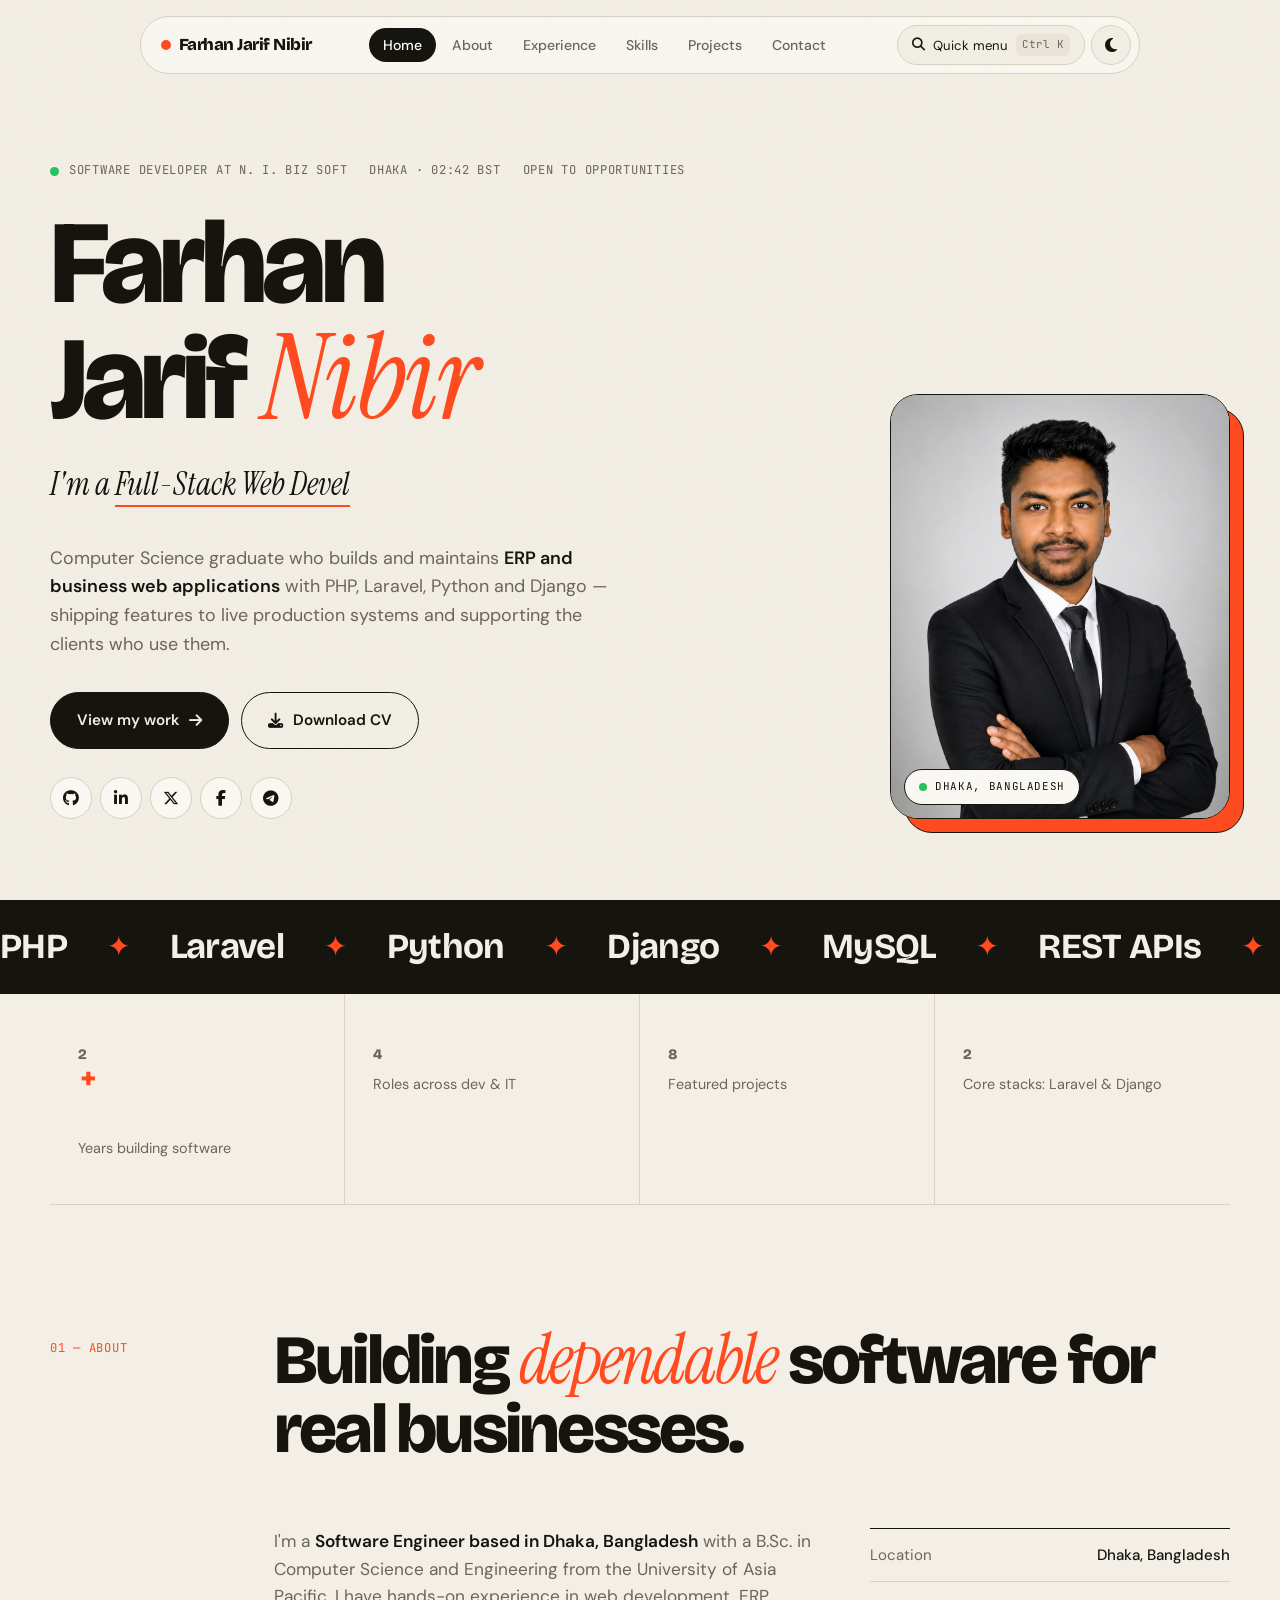
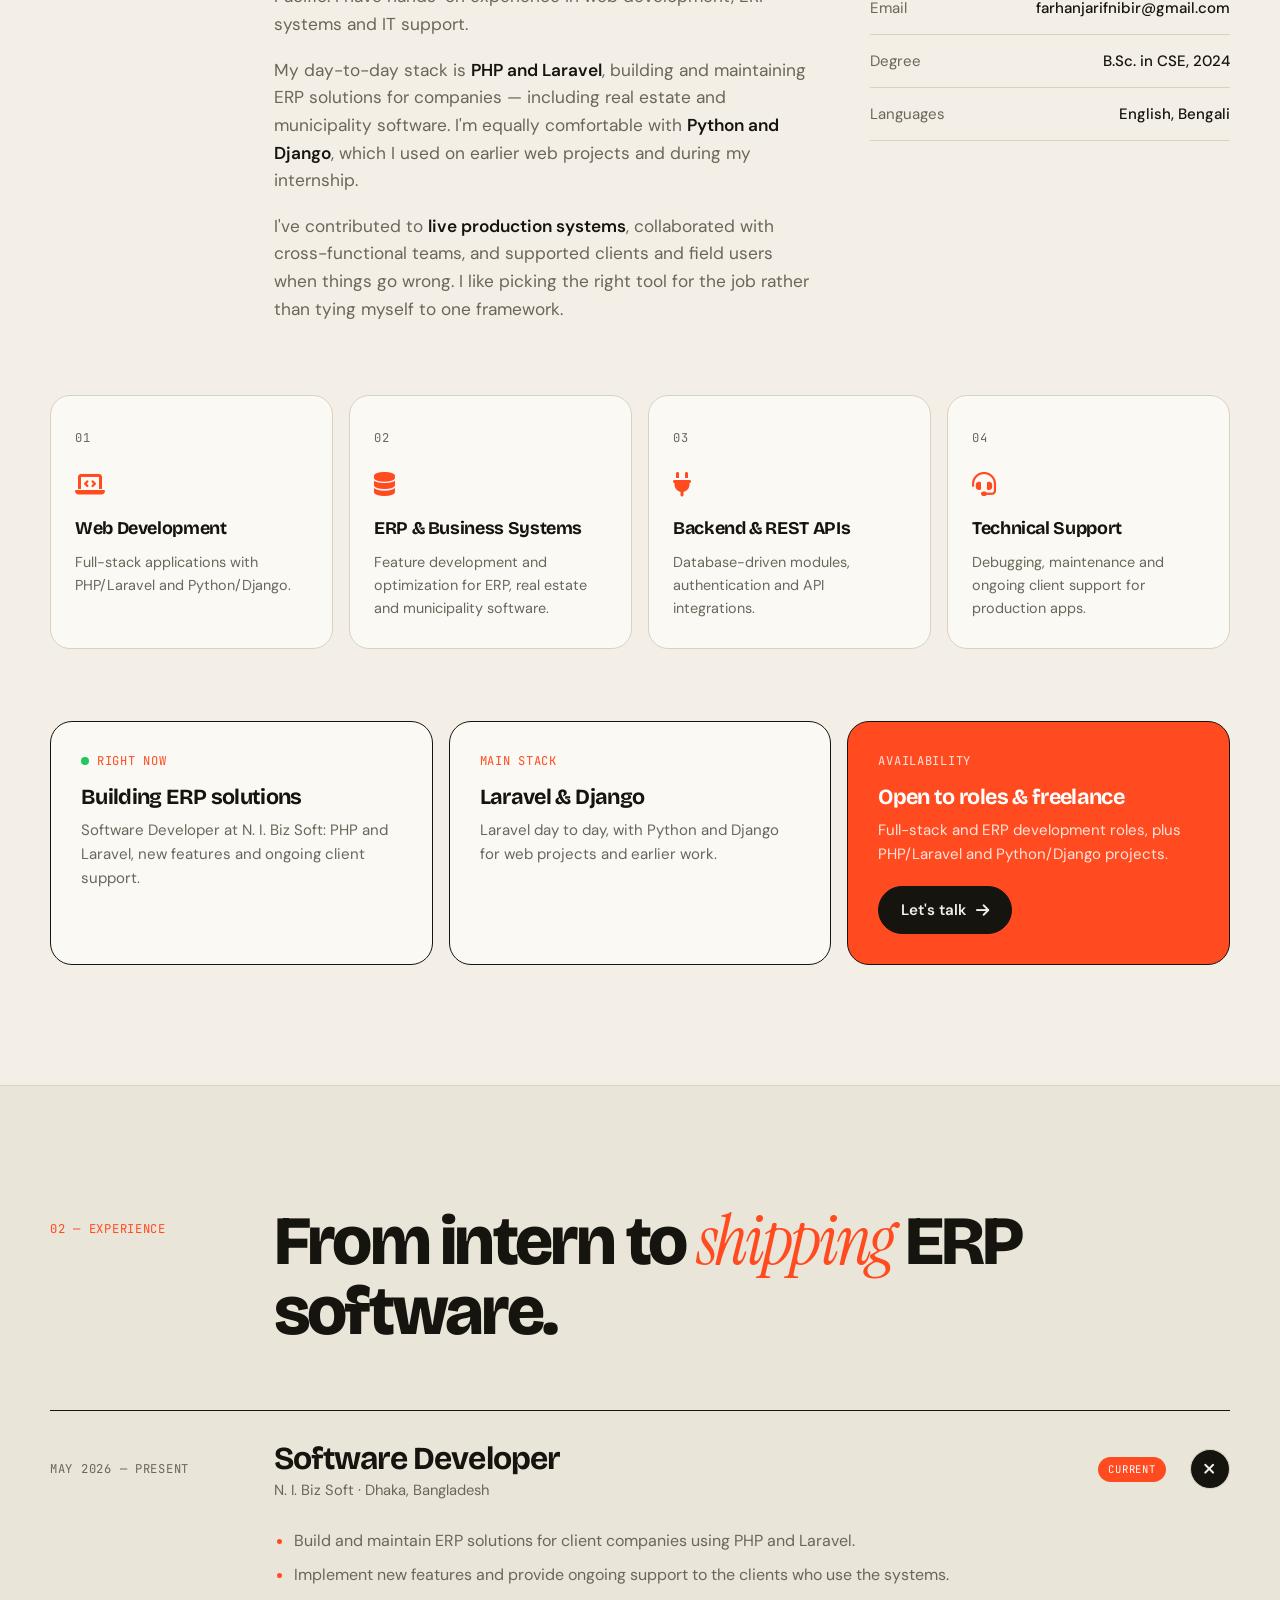
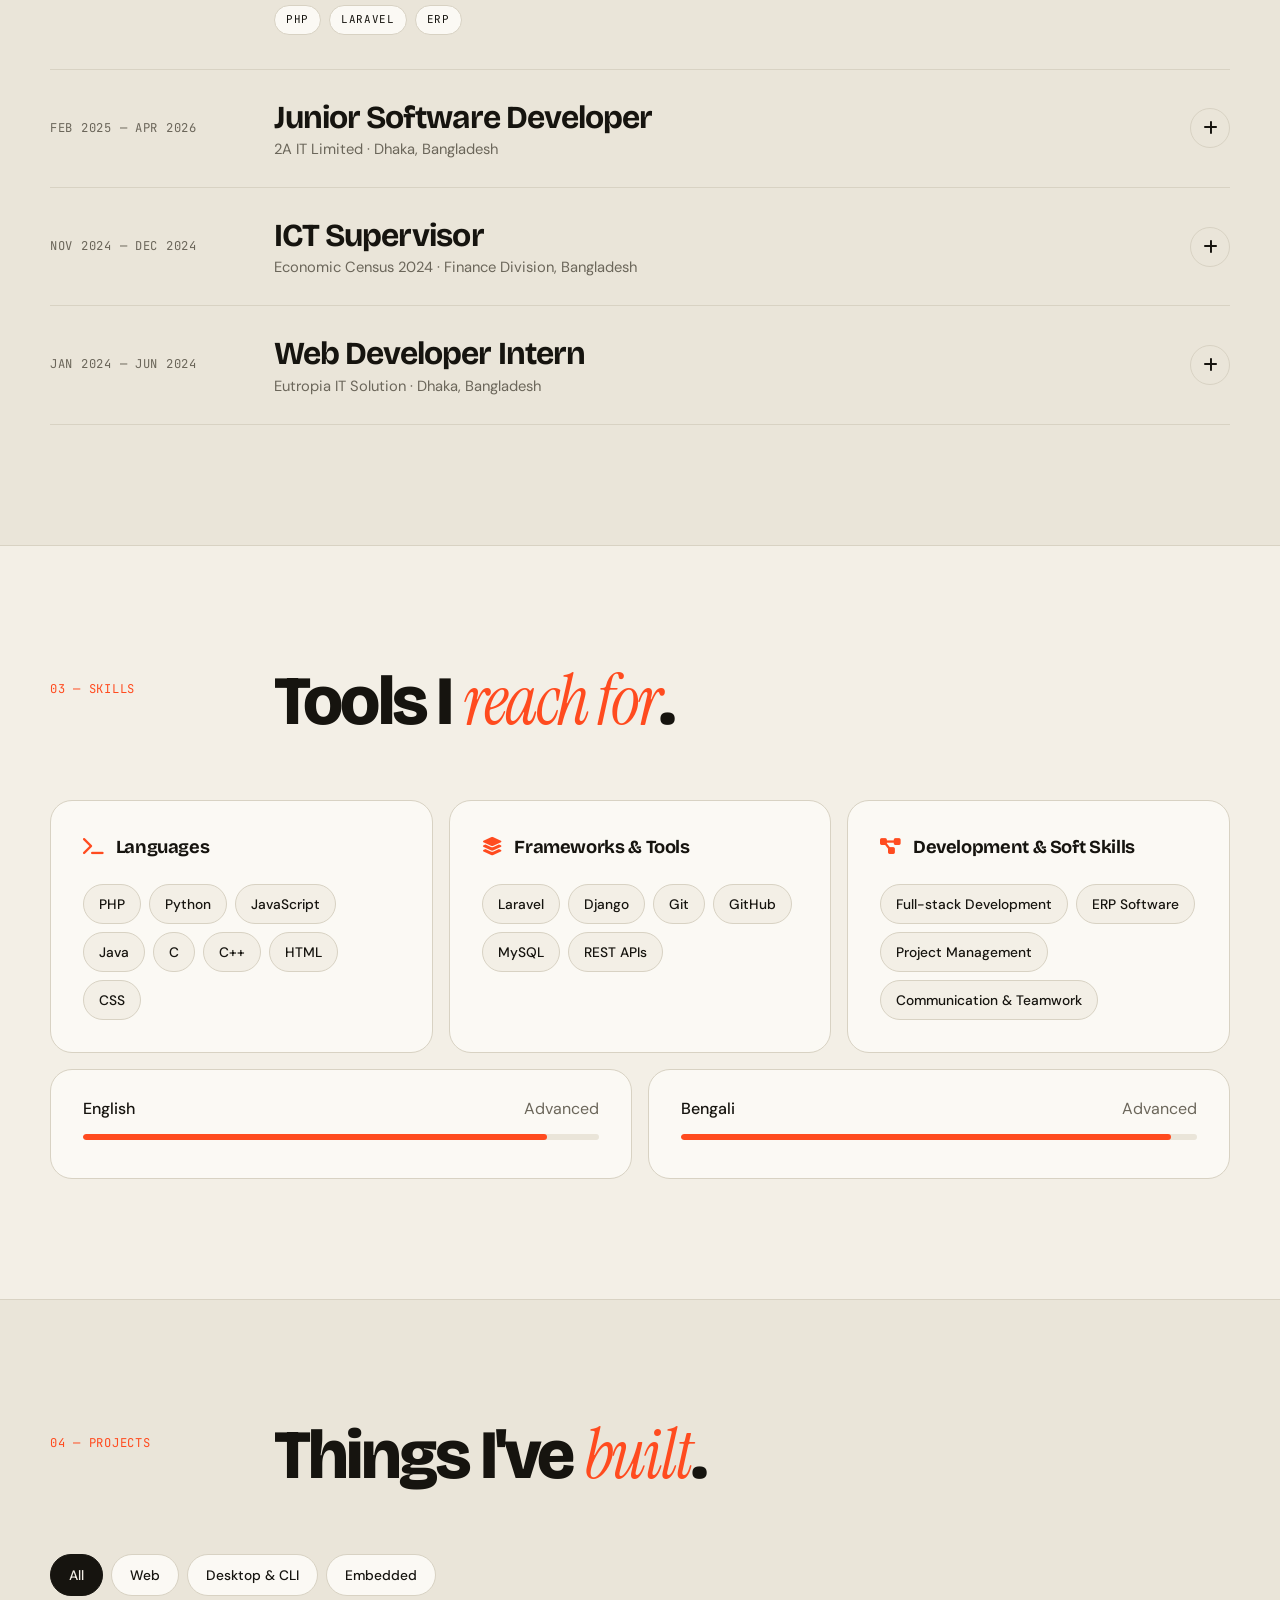
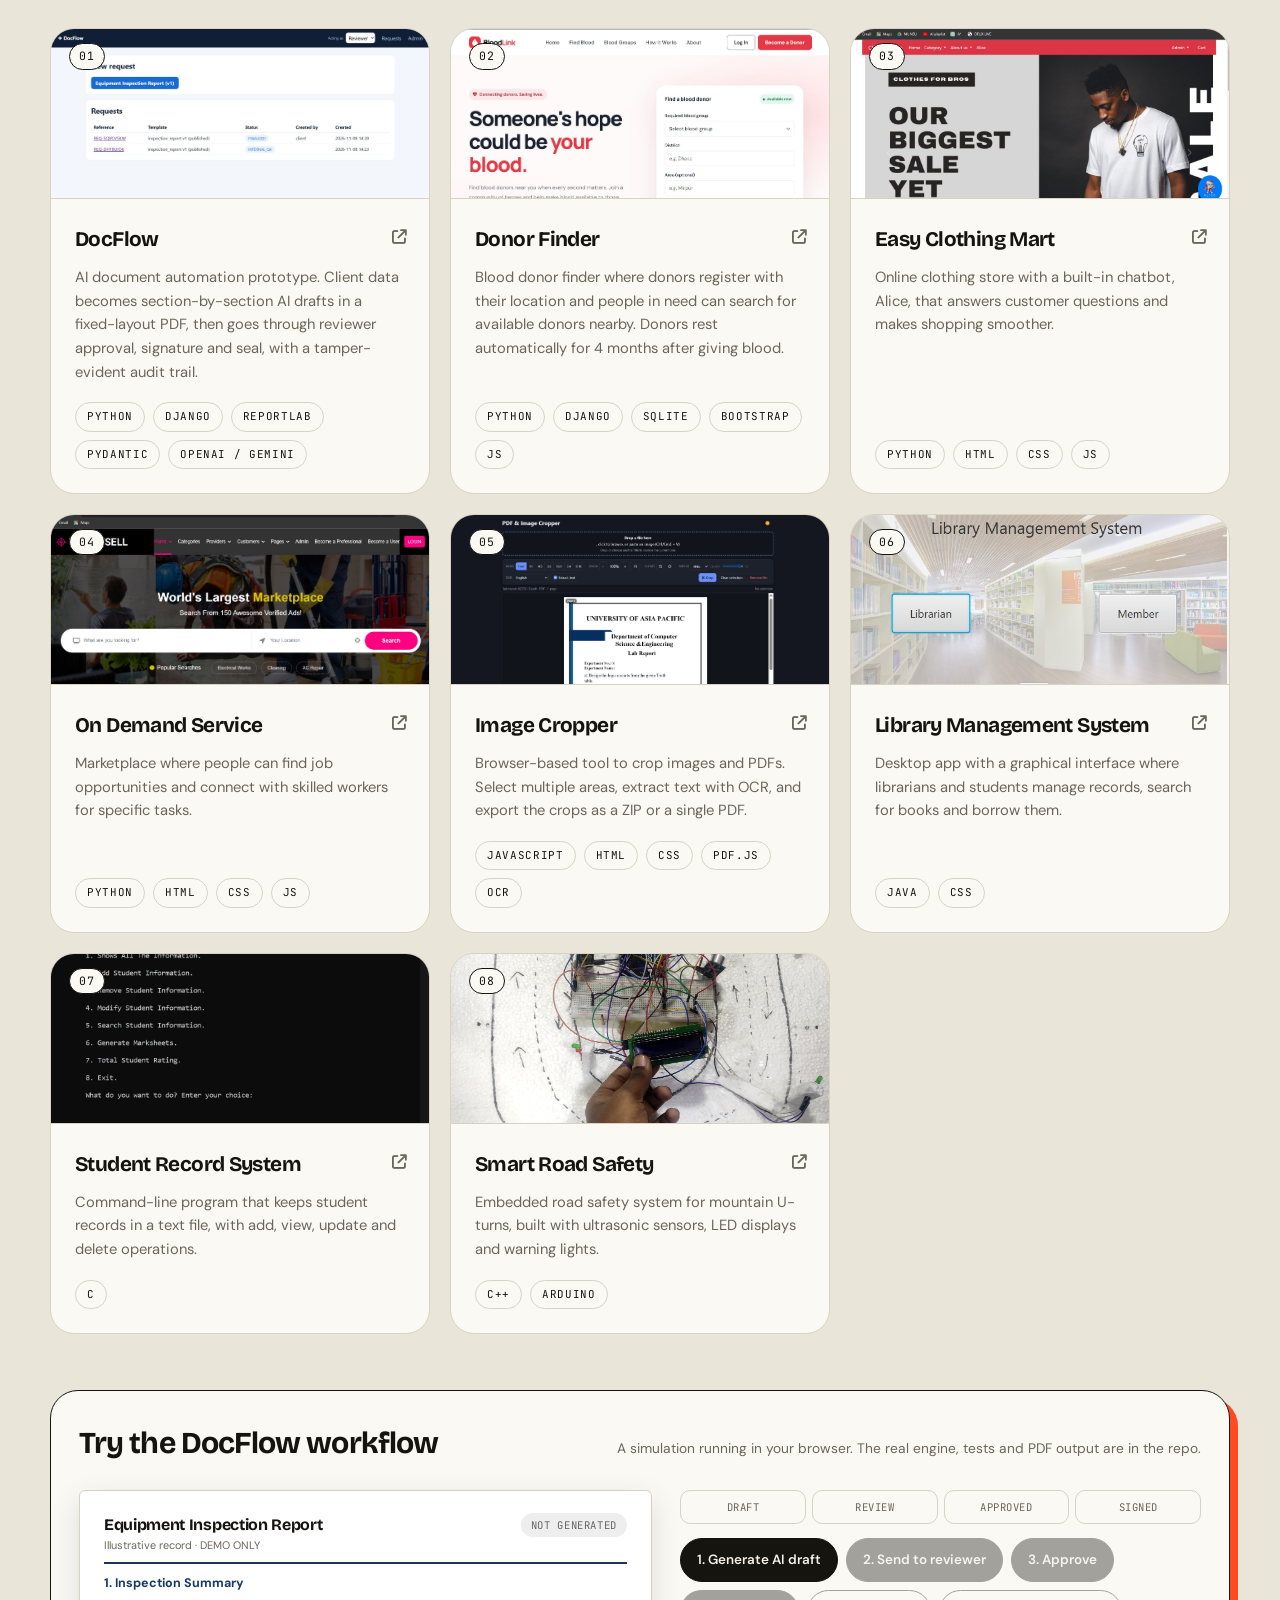
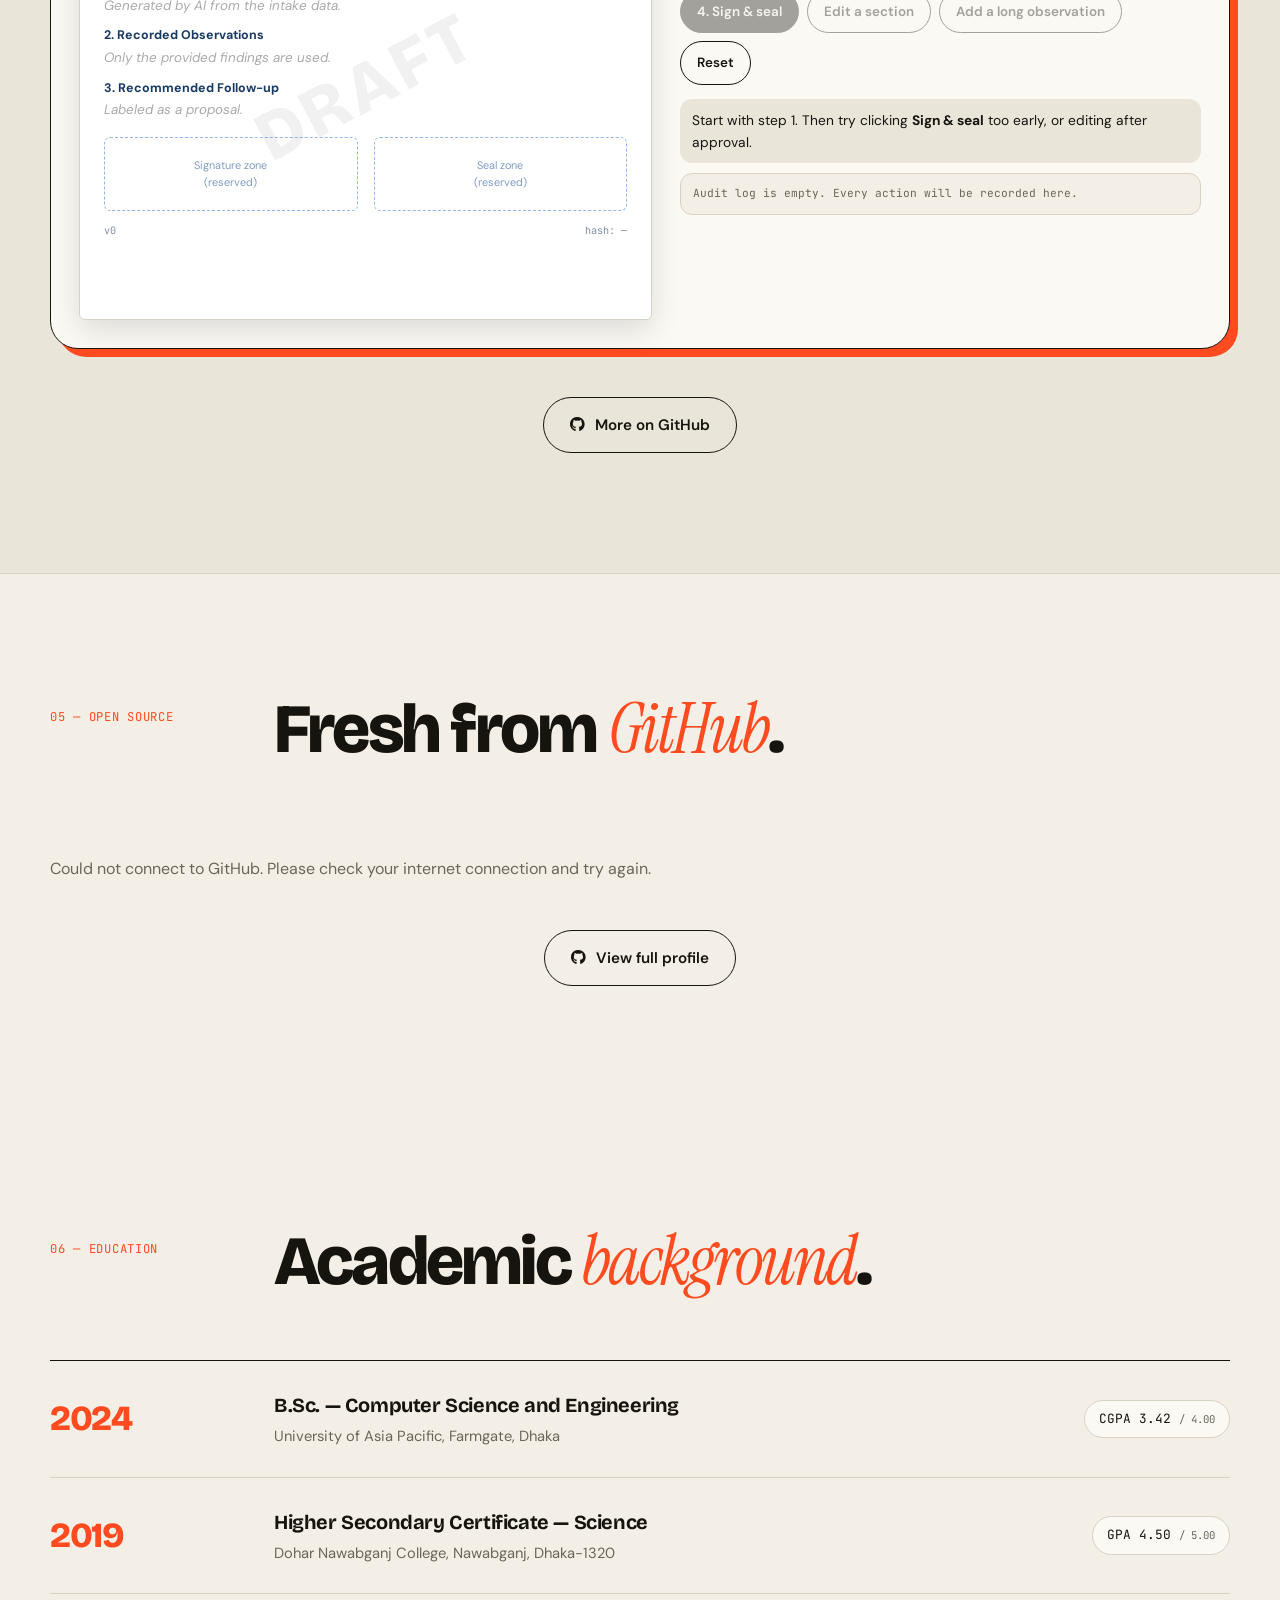
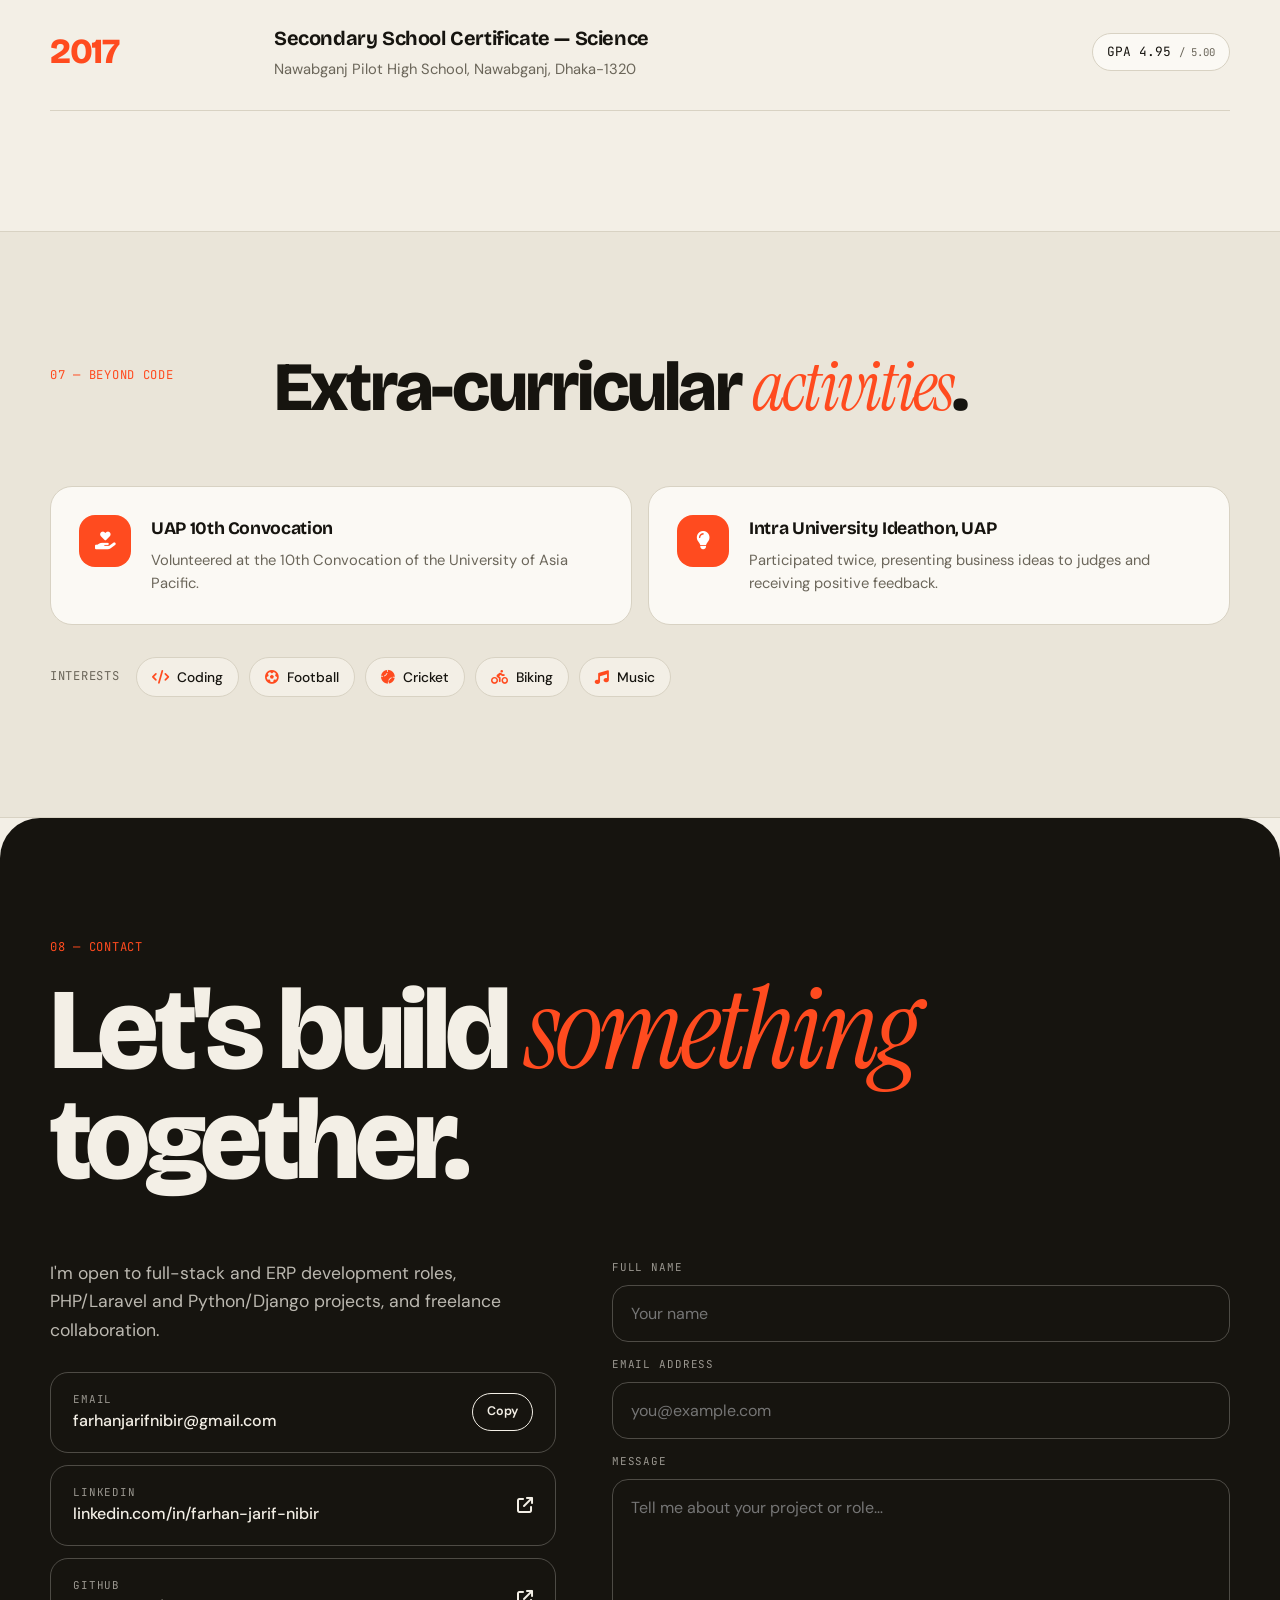
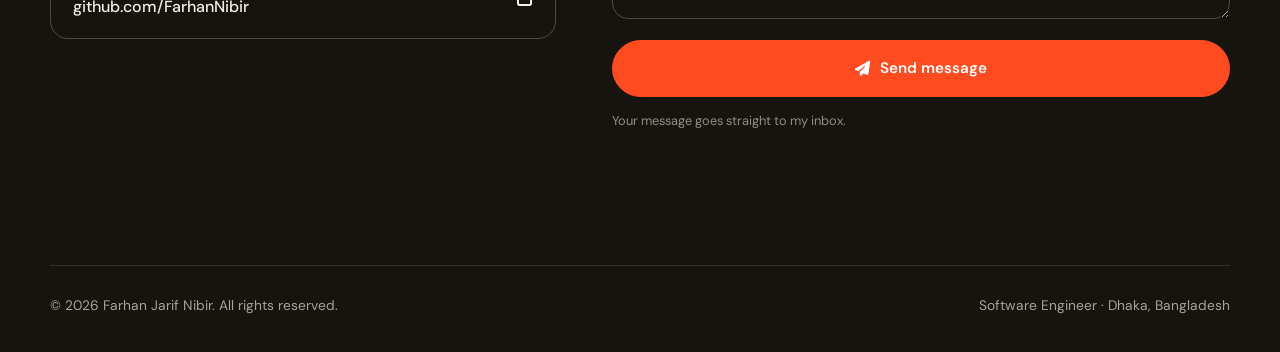
<file: index.html>
<!DOCTYPE html>
<html lang="en" data-theme="light">
<head>
  <meta charset="UTF-8">
  <meta name="viewport" content="width=device-width, initial-scale=1">
  <title>Farhan Jarif Nibir — Software Engineer</title>
  <meta name="description" content="Farhan Jarif Nibir — Software Engineer in Dhaka, Bangladesh. Building ERP and business web applications with PHP, Laravel, Python and Django.">
  <meta name="keywords" content="Software Engineer, Full Stack Developer, PHP, Laravel, Python, Django, ERP, Bangladesh">
  <meta name="author" content="Farhan Jarif Nibir">
  <meta property="og:type" content="website">
  <meta property="og:title" content="Farhan Jarif Nibir — Software Engineer">
  <meta property="og:description" content="ERP and business web applications with PHP, Laravel, Python and Django.">
  <meta property="og:image" content="images/photo.png">
  <meta name="twitter:card" content="summary_large_image">
  <meta name="theme-color" content="#f3efe6">
  <link rel="shortcut icon" href="favicon.ico">
  <link rel="preconnect" href="https://fonts.googleapis.com">
  <link rel="preconnect" href="https://fonts.gstatic.com" crossorigin>
  <link href="https://fonts.googleapis.com/css2?family=Bricolage+Grotesque:opsz,wght@12..96,500;12..96,700;12..96,800&family=DM+Sans:wght@400;500;600&family=Instrument+Serif:ital@0;1&family=JetBrains+Mono:wght@400;500&display=swap" rel="stylesheet">
  <link href="https://cdnjs.cloudflare.com/ajax/libs/font-awesome/6.5.0/css/all.min.css" rel="stylesheet">

  <script type="application/ld+json">
  {
    "@context": "https://schema.org",
    "@type": "Person",
    "name": "Farhan Jarif Nibir",
    "jobTitle": "Software Developer",
    "worksFor": { "@type": "Organization", "name": "N. I. Biz Soft" },
    "alumniOf": { "@type": "CollegeOrUniversity", "name": "University of Asia Pacific" },
    "address": { "@type": "PostalAddress", "addressLocality": "Dhaka", "addressCountry": "BD" },
    "email": "mailto:farhanjarifnibir@gmail.com",
    "sameAs": [
      "https://github.com/FarhanNibir",
      "https://www.linkedin.com/in/farhan-jarif-nibir-7a9718253/",
      "https://x.com/FarhanNibir21"
    ]
  }
  </script>

  <script>
    /* set theme before paint to avoid a flash */
    (function () {
      var t = null;
      try { t = localStorage.getItem('theme'); } catch (e) {}
      if (!t) t = window.matchMedia && window.matchMedia('(prefers-color-scheme: dark)').matches ? 'dark' : 'light';
      document.documentElement.setAttribute('data-theme', t);
    })();
  </script>

  <style>
    :root {
      --bg: #f3efe6;
      --bg-2: #eae5d9;
      --surface: #fbf9f4;
      --ink: #16140f;
      --muted: #6b665a;
      --line: #d8d2c3;
      --accent: #ff4b1f;
      --accent-ink: #ffffff;
      --display: "Bricolage Grotesque", system-ui, sans-serif;
      --serif: "Instrument Serif", Georgia, serif;
      --body: "DM Sans", system-ui, sans-serif;
      --mono: "JetBrains Mono", ui-monospace, monospace;
      --ease: cubic-bezier(.2, .8, .2, 1);
    }
    [data-theme="dark"] {
      --bg: #0e0e0c;
      --bg-2: #151512;
      --surface: #1a1a16;
      --ink: #f1eee4;
      --muted: #9a9585;
      --line: #2b2a24;
      --accent: #d4ff3a;
      --accent-ink: #0e0e0c;
    }
    *, *::before, *::after { box-sizing: border-box; margin: 0; padding: 0; }
    html { scroll-behavior: smooth; scroll-padding-top: 90px; }
    body {
      font-family: var(--body);
      background: var(--bg);
      color: var(--ink);
      line-height: 1.6;
      -webkit-font-smoothing: antialiased;
      transition: background .3s, color .3s;
      overflow-x: hidden;
    }
    /* paper grain */
    body::before {
      content: ""; position: fixed; inset: 0; pointer-events: none; z-index: 200; opacity: .05;
      background-image: url("data:image/svg+xml;utf8,<svg xmlns='http://www.w3.org/2000/svg' width='160' height='160'><filter id='n'><feTurbulence type='fractalNoise' baseFrequency='.9' numOctaves='2' stitchTiles='stitch'/></filter><rect width='100%' height='100%' filter='url(%23n)'/></svg>");
      mix-blend-mode: multiply;
    }
    [data-theme="dark"] body::before { mix-blend-mode: screen; opacity: .04; }
    img { max-width: 100%; display: block; }
    a { color: inherit; text-decoration: none; }
    button { font: inherit; color: inherit; cursor: pointer; background: none; border: 0; }
    ::selection { background: var(--accent); color: var(--accent-ink); }
    :focus-visible { outline: 2px solid var(--accent); outline-offset: 3px; border-radius: 6px; }
    .wrap { width: min(1180px, 100% - 40px); margin-inline: auto; }
    .mono { font-family: var(--mono); font-size: .76rem; letter-spacing: .06em; text-transform: uppercase; }
    .serif { font-family: var(--serif); font-style: italic; font-weight: 400; letter-spacing: -.01em; }
    section { padding: 120px 0; position: relative; }

    /* progress bar */
    #progress { position: fixed; top: 0; left: 0; height: 3px; width: 0; background: var(--accent); z-index: 300; }

    /* ---------- NAV ---------- */
    .nav {
      position: fixed; top: 16px; left: 50%; transform: translateX(-50%);
      z-index: 150; width: min(1000px, 100% - 24px);
      display: flex; align-items: center; justify-content: space-between; gap: 12px;
      padding: 8px 8px 8px 20px; border-radius: 999px;
      background: color-mix(in srgb, var(--surface) 80%, transparent);
      backdrop-filter: blur(14px); -webkit-backdrop-filter: blur(14px);
      border: 1px solid var(--line);
    }
    .brand { font-family: var(--display); font-weight: 800; letter-spacing: -.03em; font-size: 1.05rem; display: flex; align-items: center; gap: 8px; }
    .brand i { width: 10px; height: 10px; background: var(--accent); border-radius: 50%; display: inline-block; }
    .nav ul { list-style: none; display: flex; gap: 2px; }
    .nav ul a { padding: 8px 14px; border-radius: 999px; font-size: .88rem; font-weight: 500; color: var(--muted); transition: .2s; }
    .nav ul a:hover { color: var(--ink); background: var(--bg-2); }
    .nav ul a.active { color: var(--accent-ink); background: var(--ink); }
    .nav-tools { display: flex; align-items: center; gap: 6px; }
    .pill-btn { height: 40px; padding: 0 14px; border-radius: 999px; border: 1px solid var(--line); display: inline-flex; align-items: center; gap: 8px; font-size: .82rem; transition: .2s; background: var(--bg); }
    .pill-btn:hover { border-color: var(--ink); }
    .pill-btn kbd { font-family: var(--mono); font-size: .68rem; padding: 2px 6px; border-radius: 6px; background: var(--bg-2); color: var(--muted); }
    .round-btn { width: 40px; height: 40px; border-radius: 50%; border: 1px solid var(--line); display: grid; place-items: center; transition: .2s; background: var(--bg); }
    .round-btn:hover { background: var(--ink); color: var(--bg); transform: rotate(15deg); }
    .menu-btn { display: none; }

    /* ---------- HERO ---------- */
    .hero { min-height: 100vh; padding: 150px 0 70px; display: flex; flex-direction: column; justify-content: center; }
    .hero-top { display: flex; flex-wrap: wrap; gap: 10px 22px; align-items: center; margin-bottom: 28px; color: var(--muted); }
    .live { display: inline-flex; align-items: center; gap: 10px; }
    .live b { width: 9px; height: 9px; border-radius: 50%; background: #22c55e; animation: pulse 2s infinite; }
    @keyframes pulse { 0% { box-shadow: 0 0 0 0 rgba(34,197,94,.55); } 70%,100% { box-shadow: 0 0 0 10px rgba(34,197,94,0); } }
    .hero-grid { display: grid; grid-template-columns: 1.35fr .65fr; gap: 56px; align-items: end; }
    h1 {
      font-family: var(--display); font-weight: 800; letter-spacing: -.045em; line-height: .92;
      font-size: clamp(3.2rem, 9.2vw, 8.4rem);
    }
    h1 .line { display: block; overflow: hidden; padding-bottom: .06em; }
    h1 .line > span { display: inline-block; transform: translateY(105%); animation: rise 1s var(--ease) forwards; }
    h1 .line:nth-child(2) > span { animation-delay: .1s; }
    h1 .line:nth-child(3) > span { animation-delay: .2s; }
    @keyframes rise { to { transform: none; } }
    h1 em { font-family: var(--serif); font-weight: 400; letter-spacing: -.02em; color: var(--accent); }
    .hero-sub { margin-top: 34px; max-width: 580px; font-size: 1.12rem; color: var(--muted); }
    .hero-sub strong { color: var(--ink); font-weight: 600; }
    .role-rot { margin-top: 18px; font-family: var(--serif); font-style: italic; font-size: clamp(1.4rem, 2.6vw, 2rem); }
    .role-rot span { border-bottom: 2px solid var(--accent); }
    .cta { display: flex; flex-wrap: wrap; gap: 12px; margin-top: 34px; }
    .btn { display: inline-flex; align-items: center; gap: 10px; padding: 15px 26px; border-radius: 999px; font-weight: 600; font-size: .95rem; border: 1px solid var(--ink); transition: .3s var(--ease); position: relative; overflow: hidden; }
    .btn-solid { background: var(--ink); color: var(--bg); }
    .btn-solid:hover { background: var(--accent); color: var(--accent-ink); border-color: var(--accent); transform: translateY(-3px); }
    .btn-line:hover { background: var(--ink); color: var(--bg); transform: translateY(-3px); }
    .btn i { transition: transform .3s var(--ease); }
    .btn:hover i.fa-arrow-right { transform: translateX(4px); }

    .portrait { position: relative; justify-self: end; width: min(340px, 100%); }
    .portrait::before { content: ""; position: absolute; inset: 0; transform: translate(14px, 14px); border-radius: 28px; background: var(--accent); border: 1px solid var(--ink); transition: transform .4s var(--ease); }
    .portrait:hover::before { transform: translate(20px, 20px); }
    .frame { aspect-ratio: 4/5; border-radius: 28px; overflow: hidden; border: 1px solid var(--ink); background: var(--bg-2); position: relative; z-index: 1; }
    .frame img { width: 100%; height: 100%; object-fit: cover; object-position: top; transition: transform .6s var(--ease); }
    .frame:hover img { transform: scale(1.03); }
    .photo-tag { position: absolute; z-index: 2; left: 14px; bottom: 14px; display: inline-flex; align-items: center; gap: 8px; padding: 8px 14px; border-radius: 999px; background: var(--surface); border: 1px solid var(--ink); font-family: var(--mono); font-size: .68rem; letter-spacing: .06em; text-transform: uppercase; }
    .photo-tag b { width: 8px; height: 8px; border-radius: 50%; background: #22c55e; }
    .frame .fallback { position: absolute; inset: 0; display: none; place-items: center; font-family: var(--display); font-weight: 800; font-size: 5rem; color: var(--muted); }
    .sticker {
      position: absolute; right: -22px; bottom: 36px; width: 104px; height: 104px; border-radius: 50%;
      background: var(--accent); color: var(--accent-ink); display: grid; place-items: center; text-align: center;
      font-family: var(--mono); font-size: .64rem; letter-spacing: .08em; text-transform: uppercase; line-height: 1.3;
      animation: spin 18s linear infinite; border: 1px solid var(--ink);
    }
    .sticker span { animation: spin 18s linear infinite reverse; display: block; }
    @keyframes spin { to { transform: rotate(360deg); } }

    .socials { display: flex; gap: 8px; margin-top: 28px; flex-wrap: wrap; }
    .socials a { width: 42px; height: 42px; border-radius: 50%; border: 1px solid var(--line); display: grid; place-items: center; transition: .25s var(--ease); background: var(--surface); }
    .socials a:hover { background: var(--accent); color: var(--accent-ink); border-color: var(--accent); transform: translateY(-4px); }

    /* ---------- MARQUEE ---------- */
    .marquee { border-block: 1px solid var(--ink); background: var(--ink); color: var(--bg); overflow: hidden; padding: 18px 0; }
    .track { display: flex; width: max-content; animation: slide 38s linear infinite; }
    .marquee:hover .track { animation-play-state: paused; }
    .track span { font-family: var(--display); font-weight: 700; font-size: clamp(1.4rem, 3vw, 2.2rem); letter-spacing: -.02em; padding-right: 40px; display: flex; align-items: center; gap: 40px; white-space: nowrap; }
    .track span::after { content: "✦"; color: var(--accent); font-size: .8em; }
    @keyframes slide { to { transform: translateX(-50%); } }

    /* ---------- STATS ---------- */
    .stats { display: grid; grid-template-columns: repeat(4, 1fr); border-bottom: 1px solid var(--line); }
    .stat { padding: 44px 28px; border-right: 1px solid var(--line); }
    .stat:last-child { border-right: 0; }
    .stat b { display: block; font-family: var(--display); font-weight: 800; font-size: clamp(2.4rem, 5vw, 4rem); letter-spacing: -.04em; line-height: 1; }
    .stat b sup { color: var(--accent); font-size: .5em; vertical-align: top; margin-left: 2px; }
    .stat span { color: var(--muted); font-size: .9rem; display: block; margin-top: 10px; }

    /* ---------- SECTION HEADER ---------- */
    .sec-head { display: grid; grid-template-columns: 200px 1fr; gap: 24px; margin-bottom: 64px; align-items: start; }
    .sec-head .mono { color: var(--accent); padding-top: 14px; }
    [data-theme="light"] .sec-head .mono { color: var(--accent); }
    h2 { font-family: var(--display); font-weight: 800; letter-spacing: -.04em; line-height: 1; font-size: clamp(2.2rem, 5.4vw, 4.4rem); max-width: 900px; }
    h2 em { font-family: var(--serif); font-weight: 400; color: var(--accent); }

    /* ---------- ABOUT ---------- */
    .about { display: grid; grid-template-columns: 200px 1fr; gap: 24px; }
    .about-body { display: grid; grid-template-columns: 1.2fr .8fr; gap: 56px; }
    .about-body p { color: var(--muted); font-size: 1.08rem; }
    .about-body p + p { margin-top: 18px; }
    .about-body strong { color: var(--ink); font-weight: 600; }
    .facts { list-style: none; border-top: 1px solid var(--ink); }
    .facts li { display: flex; justify-content: space-between; gap: 16px; padding: 14px 0; border-bottom: 1px solid var(--line); font-size: .94rem; }
    .facts li span:first-child { color: var(--muted); }
    .facts li span:last-child { text-align: right; font-weight: 500; }
    .services { display: grid; grid-template-columns: repeat(4, 1fr); gap: 16px; margin-top: 72px; }
    .svc { padding: 28px 24px; border: 1px solid var(--line); border-radius: 20px; background: var(--surface); transition: .35s var(--ease); position: relative; overflow: hidden; }
    .svc::before { content: ""; position: absolute; inset: 0; background: radial-gradient(240px circle at var(--mx, 50%) var(--my, 0%), color-mix(in srgb, var(--accent) 18%, transparent), transparent 70%); opacity: 0; transition: opacity .3s; }
    .svc:hover::before { opacity: 1; }
    .svc:hover { transform: translateY(-6px); border-color: var(--ink); }
    .svc .n { color: var(--muted); }
    .svc i { font-size: 1.5rem; margin: 22px 0 18px; display: block; color: var(--accent); position: relative; }
    .svc h3 { font-family: var(--display); font-size: 1.12rem; letter-spacing: -.02em; margin-bottom: 8px; position: relative; }
    .svc p { color: var(--muted); font-size: .9rem; position: relative; }

    /* ---------- EXPERIENCE ---------- */
    .exp-list { border-top: 1px solid var(--ink); }
    details.exp { border-bottom: 1px solid var(--line); }
    details.exp summary {
      list-style: none; cursor: pointer; display: grid; grid-template-columns: 200px 1fr auto 40px; gap: 24px; align-items: center;
      padding: 30px 0; transition: padding .3s var(--ease);
    }
    details.exp summary::-webkit-details-marker { display: none; }
    details.exp summary:hover { padding-left: 14px; }
    .exp .when { color: var(--muted); }
    .exp .role { font-family: var(--display); font-weight: 700; font-size: clamp(1.3rem, 2.6vw, 2rem); letter-spacing: -.03em; line-height: 1.1; }
    .exp .role small { display: block; font-family: var(--body); font-weight: 400; font-size: .92rem; color: var(--muted); letter-spacing: 0; margin-top: 6px; }
    .exp .now { background: var(--accent); color: var(--accent-ink); padding: 4px 10px; border-radius: 999px; font-family: var(--mono); font-size: .66rem; letter-spacing: .08em; text-transform: uppercase; }
    .exp .plus { width: 40px; height: 40px; border-radius: 50%; border: 1px solid var(--line); display: grid; place-items: center; transition: .3s var(--ease); }
    details[open] .plus { transform: rotate(45deg); background: var(--ink); color: var(--bg); }
    .exp-body { display: grid; grid-template-columns: 200px 1fr; gap: 24px; padding-bottom: 34px; }
    .exp-body ul { color: var(--muted); padding-left: 20px; max-width: 700px; }
    .exp-body li + li { margin-top: 8px; }
    .exp-body li::marker { color: var(--accent); }
    .tags { display: flex; flex-wrap: wrap; gap: 8px; margin-top: 18px; }
    .tag { font-family: var(--mono); font-size: .68rem; text-transform: uppercase; letter-spacing: .06em; padding: 5px 11px; border-radius: 999px; border: 1px solid var(--line); background: var(--surface); }

    /* ---------- SKILLS ---------- */
    .skills-bg { background: var(--bg-2); border-block: 1px solid var(--line); }
    .skill-cols { display: grid; grid-template-columns: repeat(3, 1fr); gap: 16px; }
    .skill { padding: 32px; border: 1px solid var(--line); border-radius: 22px; background: var(--surface); }
    .skill h3 { font-family: var(--display); font-size: 1.15rem; letter-spacing: -.02em; display: flex; align-items: center; gap: 12px; margin-bottom: 22px; }
    .skill h3 i { color: var(--accent); }
    .chips { display: flex; flex-wrap: wrap; gap: 8px; }
    .chip { padding: 8px 15px; border-radius: 999px; border: 1px solid var(--line); font-size: .86rem; font-weight: 500; background: var(--bg); transition: .25s var(--ease); }
    .chip:hover { background: var(--ink); color: var(--bg); border-color: var(--ink); transform: translateY(-3px); }
    .langs { margin-top: 16px; display: grid; grid-template-columns: 1fr 1fr; gap: 16px; }
    .lang { padding: 26px 32px; border: 1px solid var(--line); border-radius: 22px; background: var(--surface); }
    .lang div { display: flex; justify-content: space-between; margin-bottom: 12px; font-weight: 500; }
    .lang div span:last-child { color: var(--muted); font-weight: 400; }
    .bar { height: 6px; border-radius: 99px; background: var(--bg-2); overflow: hidden; }
    .bar i { display: block; height: 100%; width: 0; background: var(--accent); border-radius: 99px; transition: width 1.3s var(--ease); }
    .reveal.in .bar i { width: var(--w); }

    /* ---------- PROJECTS ---------- */
    .filters { display: flex; flex-wrap: wrap; gap: 8px; margin-bottom: 32px; }
    .filters button { padding: 9px 18px; border-radius: 999px; border: 1px solid var(--line); font-size: .86rem; font-weight: 500; transition: .25s; background: var(--surface); }
    .filters button:hover { border-color: var(--ink); }
    .filters button.on { background: var(--ink); color: var(--bg); border-color: var(--ink); }
    .proj-grid { display: grid; grid-template-columns: repeat(3, 1fr); gap: 20px; }
    .proj { display: flex; flex-direction: column; border: 1px solid var(--line); border-radius: 24px; background: var(--surface); overflow: hidden; transition: .4s var(--ease); }
    .proj:hover { transform: translateY(-8px); border-color: var(--ink); box-shadow: 8px 8px 0 var(--ink); }
    .proj.hide { display: none; }
    .proj-art { height: 170px; position: relative; display: grid; place-items: center; font-size: 3rem; overflow: hidden; border-bottom: 1px solid var(--line); }
    .proj-art::before { content: attr(data-n); position: absolute; left: 18px; top: 14px; font-family: var(--mono); font-size: .72rem; letter-spacing: .08em; opacity: .75; }
    .proj-art i { transition: transform .5s var(--ease); }
    .proj:hover .proj-art i { transform: scale(1.18) rotate(-6deg); }
    .a1 { background: #ffd9cc; color: #b3270a; } .a2 { background: #d7ecff; color: #0b4f8a; }
    .a3 { background: #fff0b8; color: #7a5500; } .a4 { background: #d5f2dc; color: #14602c; }
    .a5 { background: #f6d9f0; color: #86206f; } .a6 { background: #dfe0ff; color: #2c2f9e; }
    [data-theme="dark"] .a1 { background: #2a1610; color: #ff8a66; } [data-theme="dark"] .a2 { background: #0f1f2e; color: #7cc0ff; }
    [data-theme="dark"] .a3 { background: #2a2410; color: #ffd45c; } [data-theme="dark"] .a4 { background: #0f2616; color: #7ee59b; }
    [data-theme="dark"] .a5 { background: #2a1226; color: #ff9fe6; } [data-theme="dark"] .a6 { background: #14152e; color: #a5a8ff; }
    .proj-body { padding: 24px; display: flex; flex-direction: column; flex: 1; }
    .proj-body h3 { font-family: var(--display); font-size: 1.3rem; letter-spacing: -.03em; display: flex; justify-content: space-between; gap: 12px; align-items: start; }
    .proj-body h3 i { font-size: .9rem; color: var(--muted); transition: .3s var(--ease); margin-top: 7px; }
    .proj:hover h3 i { color: var(--accent); transform: translate(3px, -3px); }
    .proj-body p { color: var(--muted); font-size: .92rem; margin-top: 10px; flex: 1; }
    .more { text-align: center; margin-top: 48px; }

    /* ---------- EDUCATION ---------- */
    .edu-list { border-top: 1px solid var(--ink); }
    .edu { display: grid; grid-template-columns: 200px 1fr auto; gap: 24px; align-items: center; padding: 28px 0; border-bottom: 1px solid var(--line); transition: padding .3s var(--ease); }
    .edu:hover { padding-left: 14px; }
    .edu .yr { font-family: var(--display); font-weight: 800; font-size: 2.2rem; letter-spacing: -.04em; color: var(--accent); line-height: 1; }
    .edu h3 { font-family: var(--display); font-size: 1.25rem; letter-spacing: -.02em; }
    .edu p { color: var(--muted); font-size: .92rem; margin-top: 4px; }
    .edu .score { font-family: var(--mono); font-size: .8rem; padding: 8px 14px; border-radius: 999px; border: 1px solid var(--line); background: var(--surface); }
    .edu .score small { color: var(--muted); }

    /* ---------- ACTIVITIES ---------- */
    .act-grid { display: grid; grid-template-columns: repeat(2, 1fr); gap: 16px; }
    .act { display: flex; gap: 20px; padding: 28px; border: 1px solid var(--line); border-radius: 22px; background: var(--surface); transition: .3s var(--ease); }
    .act:hover { border-color: var(--ink); transform: translateY(-4px); }
    .act .ic { width: 52px; height: 52px; border-radius: 16px; background: var(--accent); color: var(--accent-ink); display: grid; place-items: center; font-size: 1.15rem; flex: none; }
    .act h3 { font-family: var(--display); font-size: 1.1rem; letter-spacing: -.02em; margin-bottom: 6px; }
    .act p { color: var(--muted); font-size: .92rem; }
    .interests { display: flex; flex-wrap: wrap; gap: 10px; align-items: center; margin-top: 32px; }
    .interests > span:first-child { color: var(--muted); margin-right: 6px; }
    .interests .chip i { color: var(--accent); margin-right: 8px; }

    /* ---------- CONTACT ---------- */
    .contact { background: var(--ink); color: var(--bg); border-radius: 40px 40px 0 0; }
    .contact h2 { font-size: clamp(2.8rem, 9vw, 7.4rem); max-width: none; line-height: .95; }
    .contact h2 em { color: var(--accent); }
    .contact .mono { color: var(--accent); }
    .contact-grid { display: grid; grid-template-columns: .9fr 1.1fr; gap: 56px; margin-top: 64px; }
    .contact-lead { opacity: .75; font-size: 1.1rem; max-width: 460px; margin-bottom: 28px; }
    .mail-big { display: flex; align-items: center; justify-content: space-between; gap: 12px; padding: 18px 22px; border: 1px solid color-mix(in srgb, var(--bg) 25%, transparent); border-radius: 18px; margin-bottom: 12px; transition: .3s var(--ease); word-break: break-all; }
    .mail-big:hover { background: var(--accent); color: var(--accent-ink); border-color: var(--accent); }
    .mail-big small { display: block; opacity: .6; font-family: var(--mono); font-size: .68rem; letter-spacing: .08em; text-transform: uppercase; }
    .mail-big b { font-weight: 500; }
    .copy { flex: none; padding: 8px 14px; border-radius: 999px; border: 1px solid currentColor; font-size: .78rem; font-weight: 600; }
    form { display: grid; gap: 14px; }
    .field label { display: block; font-family: var(--mono); font-size: .68rem; letter-spacing: .08em; text-transform: uppercase; opacity: .6; margin-bottom: 8px; }
    .field input, .field textarea { width: 100%; padding: 15px 18px; border-radius: 16px; border: 1px solid color-mix(in srgb, var(--bg) 25%, transparent); background: transparent; color: inherit; font: inherit; transition: .25s; }
    .field input:focus, .field textarea:focus { outline: none; border-color: var(--accent); background: color-mix(in srgb, var(--bg) 6%, transparent); }
    .field textarea { min-height: 140px; resize: vertical; }
    .contact .btn-solid { background: var(--accent); color: var(--accent-ink); border-color: var(--accent); justify-content: center; }
    .contact .btn-solid:hover { background: var(--bg); color: var(--ink); border-color: var(--bg); }
    .form-note { font-size: .8rem; opacity: .55; }
    footer { background: var(--ink); color: var(--bg); padding: 0 0 36px; }
    .foot { border-top: 1px solid color-mix(in srgb, var(--bg) 20%, transparent); padding-top: 28px; display: flex; flex-wrap: wrap; justify-content: space-between; gap: 12px; opacity: .65; font-size: .86rem; }

    .to-top { position: fixed; right: 20px; bottom: 20px; z-index: 140; opacity: 0; pointer-events: none; transform: translateY(10px); transition: .3s; background: var(--accent); color: var(--accent-ink); border-color: var(--ink); }
    .to-top.show { opacity: 1; pointer-events: auto; transform: none; }

    /* ---------- COMMAND PALETTE ---------- */
    .cmd { position: fixed; inset: 0; z-index: 400; display: none; align-items: flex-start; justify-content: center; padding-top: 14vh; background: rgba(10,10,8,.5); backdrop-filter: blur(6px); }
    .cmd.open { display: flex; }
    .cmd-box { width: min(560px, 100% - 32px); background: var(--surface); border: 1px solid var(--ink); border-radius: 22px; overflow: hidden; box-shadow: 10px 10px 0 var(--accent); }
    .cmd-box input { width: 100%; padding: 20px 22px; border: 0; border-bottom: 1px solid var(--line); background: transparent; color: var(--ink); font: inherit; font-size: 1.05rem; }
    .cmd-box input:focus { outline: none; }
    .cmd-list { list-style: none; max-height: 340px; overflow: auto; padding: 8px; }
    .cmd-list li { display: flex; align-items: center; gap: 14px; padding: 12px 14px; border-radius: 12px; cursor: pointer; font-size: .95rem; }
    .cmd-list li i { width: 20px; text-align: center; color: var(--muted); }
    .cmd-list li.sel { background: var(--ink); color: var(--bg); }
    .cmd-list li.sel i { color: var(--accent); }
    .cmd-list .grp { cursor: default; font-family: var(--mono); font-size: .66rem; text-transform: uppercase; letter-spacing: .1em; color: var(--muted); padding: 10px 14px 4px; }
    .cmd-foot { padding: 10px 18px; border-top: 1px solid var(--line); color: var(--muted); display: flex; gap: 16px; }
    .toast { position: fixed; left: 50%; bottom: 28px; transform: translate(-50%, 20px); background: var(--ink); color: var(--bg); padding: 12px 20px; border-radius: 999px; font-size: .88rem; z-index: 500; opacity: 0; pointer-events: none; transition: .35s var(--ease); }
    .toast.show { opacity: 1; transform: translate(-50%, 0); }

    /* ---------- CURRENTLY ---------- */
    .now-grid { display: grid; grid-template-columns: repeat(3, 1fr); gap: 16px; margin-top: 72px; }
    .now-card { padding: 30px; border: 1px solid var(--ink); border-radius: 22px; background: var(--surface); display: flex; flex-direction: column; align-items: flex-start; transition: .35s var(--ease); }
    .now-card:hover { transform: translateY(-5px); }
    .now-card .mono { color: var(--accent); display: flex; align-items: center; gap: 8px; }
    .now-card .mono b { width: 8px; height: 8px; border-radius: 50%; background: #22c55e; animation: pulse 2s infinite; }
    .now-card h3 { font-family: var(--display); font-size: 1.35rem; letter-spacing: -.03em; margin: 14px 0 8px; line-height: 1.15; }
    .now-card p { color: var(--muted); font-size: .94rem; flex: 1; }
    .now-card.hot { background: var(--accent); color: var(--accent-ink); }
    .now-card.hot .mono, .now-card.hot p { color: inherit; opacity: .85; }
    .now-card.hot .btn { margin-top: 20px; background: var(--ink); color: var(--bg); border-color: var(--ink); padding: 11px 22px; }
    .now-card.hot .btn:hover { transform: translateY(-3px); }

    /* ---------- PROJECT SCREENSHOTS + CASE MODAL ---------- */
    .proj-art .shot { position: absolute; inset: 0; width: 100%; height: 100%; object-fit: cover; }
    .proj-art.has-shot::before { z-index: 2; background: var(--surface); color: var(--ink); padding: 3px 9px; border-radius: 999px; opacity: 1; border: 1px solid var(--ink); }
    .proj:hover .proj-art.has-shot img.shot { transform: scale(1.04); }
    .proj-art.has-shot i { display: none; }
    .proj { cursor: pointer; }
    .case { position: fixed; inset: 0; z-index: 420; display: none; align-items: center; justify-content: center; padding: 20px; background: rgba(10,10,8,.55); backdrop-filter: blur(6px); }
    .case.open { display: flex; }
    .case-box { width: min(720px, 100%); max-height: 90vh; overflow: auto; background: var(--surface); border: 1px solid var(--ink); border-radius: 26px; box-shadow: 10px 10px 0 var(--accent); position: relative; }
    .case-art { height: 220px; display: grid; place-items: center; font-size: 4rem; border-bottom: 1px solid var(--line); position: relative; overflow: hidden; }
    .case-art img { position: absolute; inset: 0; width: 100%; height: 100%; object-fit: cover; }
    .case-body { padding: 30px; }
    .case-body h3 { font-family: var(--display); font-size: clamp(1.6rem, 4vw, 2.1rem); letter-spacing: -.03em; margin: 8px 0 12px; line-height: 1.1; }
    .case-body h4 { font-family: var(--mono); font-size: .72rem; text-transform: uppercase; letter-spacing: .08em; color: var(--accent); margin: 24px 0 8px; font-weight: 500; }
    .case-body p, .case-body li { color: var(--muted); }
    .case-body ul { padding-left: 20px; }
    .case-body li::marker { color: var(--accent); }
    .case-body .btn { margin-top: 28px; }
    .case-x { position: absolute; top: 14px; right: 14px; z-index: 3; width: 40px; height: 40px; border-radius: 50%; background: var(--surface); border: 1px solid var(--ink); display: grid; place-items: center; transition: .2s; }
    .case-x:hover { background: var(--ink); color: var(--bg); }

    /* ---------- GITHUB ---------- */
    .gh-top { display: flex; flex-wrap: wrap; gap: 10px; margin-bottom: 28px; }
    .gh-stat { padding: 12px 20px; border: 1px solid var(--line); border-radius: 999px; background: var(--surface); font-size: .9rem; color: var(--muted); }
    .gh-stat b { font-family: var(--display); font-size: 1.1rem; color: var(--ink); margin-right: 6px; }
    .gh-grid { display: grid; grid-template-columns: repeat(3, 1fr); gap: 16px; }
    .repo { display: flex; flex-direction: column; gap: 10px; padding: 22px; border: 1px solid var(--line); border-radius: 20px; background: var(--surface); transition: .3s var(--ease); }
    .repo:hover { border-color: var(--ink); transform: translateY(-5px); box-shadow: 6px 6px 0 var(--ink); }
    .repo h3 { font-family: var(--display); font-size: 1.05rem; letter-spacing: -.02em; word-break: break-word; display: flex; align-items: center; gap: 10px; }
    .repo h3 i { color: var(--accent); font-size: .9rem; }
    .repo p { color: var(--muted); font-size: .88rem; flex: 1; }
    .repo-meta { display: flex; gap: 14px; flex-wrap: wrap; color: var(--muted); font-family: var(--mono); font-size: .7rem; text-transform: uppercase; letter-spacing: .05em; }
    .repo-meta i { margin-right: 5px; }
    .gh-msg { color: var(--muted); grid-column: 1 / -1; }

    /* ---------- REVEAL ---------- */
    .reveal { opacity: 0; transform: translateY(30px); transition: opacity .8s ease, transform .8s var(--ease); }
    .reveal.in { opacity: 1; transform: none; }
    .d1 { transition-delay: .08s; } .d2 { transition-delay: .16s; } .d3 { transition-delay: .24s; }

    @media (prefers-reduced-motion: reduce) {
      *, *::before, *::after { animation: none !important; transition: none !important; scroll-behavior: auto !important; }
      .reveal { opacity: 1; transform: none; }
      h1 .line > span { transform: none; }
      .bar i { width: var(--w); }
    }

    /* ---------- RESPONSIVE ---------- */
    @media (max-width: 980px) {
      .hero-grid { grid-template-columns: 1fr; gap: 48px; }
      .portrait { justify-self: start; width: min(280px, 70%); order: -1; }
      .about-body, .contact-grid { grid-template-columns: 1fr; gap: 40px; }
      .services { grid-template-columns: repeat(2, 1fr); }
      .now-grid, .gh-grid { grid-template-columns: repeat(2, 1fr); }
      .skill-cols, .proj-grid { grid-template-columns: repeat(2, 1fr); }
      .stats { grid-template-columns: repeat(2, 1fr); }
      .stat:nth-child(2) { border-right: 0; }
      .stat:nth-child(-n+2) { border-bottom: 1px solid var(--line); }
      .sec-head, .about, .exp-body { grid-template-columns: 1fr; gap: 12px; }
      .sec-head .mono { padding-top: 0; }
      details.exp summary { grid-template-columns: 1fr auto 40px; gap: 12px; }
      details.exp summary .when { grid-column: 1 / -1; }
      .edu { grid-template-columns: 90px 1fr; }
      .edu .score { grid-column: 2; justify-self: start; }
    }
    @media (max-width: 820px) {
      .nav ul { display: none; position: absolute; top: calc(100% + 8px); left: 0; right: 0; flex-direction: column; background: var(--surface); border: 1px solid var(--line); border-radius: 24px; padding: 10px; }
      .nav ul.open { display: flex; }
      .nav ul a { display: block; padding: 14px 16px; }
      .menu-btn { display: grid; }
      .pill-btn span, .pill-btn kbd { display: none; }
      .pill-btn { width: 40px; padding: 0; justify-content: center; }
    }
    @media (max-width: 600px) {
      section { padding: 80px 0; }
      .services, .skill-cols, .proj-grid, .act-grid, .langs, .now-grid, .gh-grid { grid-template-columns: 1fr; }
      .portrait::before { transform: translate(10px, 10px); }
      .btn { width: 100%; justify-content: center; }
      .exp .when { font-size: .7rem; }
    }
    @media print {
      .nav, .to-top, #progress, .marquee, .cmd, .case, body::before { display: none !important; }
      .reveal { opacity: 1; transform: none; }
      body { background: #fff; color: #000; }
      .contact { background: #fff; color: #000; }
      details.exp .exp-body { display: grid; }
    }
  </style>

<style>
  /* ---------- DocFlow interactive demo ---------- */
  .proj-art .shot { transition: transform .6s var(--ease); }
  .demo { margin-top: 56px; border: 1px solid var(--ink); border-radius: 28px; background: var(--surface); padding: 28px; box-shadow: 8px 8px 0 var(--accent); }
  .demo-head { display: flex; flex-wrap: wrap; justify-content: space-between; align-items: baseline; gap: 8px 16px; margin-bottom: 6px; }
  .demo h3 { font-family: var(--display); font-size: clamp(1.4rem, 3vw, 1.9rem); letter-spacing: -.03em; }
  .demo-note { color: var(--muted); font-size: .86rem; }
  .demo-grid { display: grid; grid-template-columns: minmax(0, 1.1fr) minmax(0, 1fr); gap: 28px; margin-top: 22px; align-items: start; }
  .paper { position: relative; background: #fff; color: #16140f; border: 1px solid #d8d2c3; border-radius: 6px; padding: 22px 24px 18px; min-height: 430px; box-shadow: 0 10px 30px rgba(0,0,0,.12); overflow: hidden; font-size: .84rem; line-height: 1.55; }
  .paper::after { content: attr(data-mark); position: absolute; left: 50%; top: 46%; transform: translate(-50%, -50%) rotate(-28deg); font-family: var(--display); font-weight: 800; font-size: 4.4rem; letter-spacing: .06em; color: rgba(22, 20, 15, .06); pointer-events: none; white-space: nowrap; }
  .paper-top { display: flex; justify-content: space-between; gap: 10px; border-bottom: 2px solid #1b3559; padding-bottom: 8px; margin-bottom: 10px; }
  .paper-top b { font-family: var(--display); font-size: 1rem; letter-spacing: -.02em; }
  .paper-top small { display: block; color: #6b665a; font-size: .68rem; }
  .pill { align-self: flex-start; font-family: var(--mono); font-size: .66rem; letter-spacing: .06em; text-transform: uppercase; padding: 4px 10px; border-radius: 999px; background: #fff3d6; color: #8a5a00; white-space: nowrap; }
  .pill.ok { background: #ddf6e7; color: #167a49; } .pill.rev { background: #e3edff; color: #1d4f9e; } .pill.empty { background: #eee; color: #666; }
  .paper h4 { font-size: .78rem; margin: 10px 0 2px; color: #183b65; }
  .paper p { margin: 0; min-height: 1.5em; }
  .paper p.ph { color: #aaa; font-style: italic; }
  .overflow { display: none; margin-top: 10px; padding: 7px 10px; border-left: 3px solid #d9822b; background: #fff4e6; color: #8a4b0f; font-size: .74rem; border-radius: 4px; }
  .overflow.on { display: block; }
  .zones { display: grid; grid-template-columns: 1fr 1fr; gap: 16px; margin-top: 16px; align-items: end; }
  .zone { min-height: 74px; border: 1.5px dashed #91b6e7; border-radius: 6px; display: grid; place-items: center; text-align: center; color: #7f9cc4; font-size: .68rem; padding: 6px; }
  .zone.done { border-style: solid; border-color: transparent; }
  .sig { font-family: 'Brush Script MT', 'Segoe Script', cursive; font-size: 1.7rem; color: #214c83; transform: rotate(-5deg); }
  .sigcap { display: block; font-family: var(--body); font-size: .62rem; color: #52637b; transform: none; border-top: 1px solid #52637b; margin-top: 4px; padding-top: 3px; }
  .seal { width: 84px; height: 84px; border: 3px double #315d94; color: #315d94; border-radius: 50%; display: flex; flex-direction: column; align-items: center; justify-content: center; transform: rotate(-11deg); font-size: .6rem; font-weight: 800; letter-spacing: .05em; line-height: 1.3; }
  .paper-foot { margin-top: 12px; font-family: var(--mono); font-size: .64rem; color: #8190a2; display: flex; justify-content: space-between; gap: 8px; flex-wrap: wrap; }
  .steps4 { display: grid; grid-template-columns: repeat(4, 1fr); gap: 6px; margin-bottom: 14px; }
  .steps4 span { text-align: center; font-family: var(--mono); font-size: .66rem; letter-spacing: .05em; text-transform: uppercase; padding: 8px 4px; border-radius: 10px; border: 1px solid var(--line); color: var(--muted); }
  .steps4 span.done { color: var(--ink); border-color: var(--ink); }
  .steps4 span.now { background: var(--ink); color: var(--bg); border-color: var(--ink); }
  .dbtns { display: flex; flex-wrap: wrap; gap: 8px; }
  .dbtns button { padding: 10px 16px; border-radius: 999px; border: 1px solid var(--ink); background: var(--ink); color: var(--bg); font-weight: 600; font-size: .84rem; transition: .25s var(--ease); }
  .dbtns button.alt { background: var(--surface); color: var(--ink); }
  .dbtns button:hover:not(:disabled) { background: var(--accent); color: var(--accent-ink); border-color: var(--accent); }
  .dbtns button:disabled { opacity: .38; cursor: not-allowed; }
  .dmsg { min-height: 3.2em; margin: 14px 0 10px; padding: 10px 12px; border-radius: 12px; background: var(--bg-2); font-size: .86rem; color: var(--ink); }
  .dmsg.bad { background: color-mix(in srgb, #e5484d 14%, var(--bg-2)); }
  .dlog { font-family: var(--mono); font-size: .7rem; line-height: 1.75; max-height: 180px; overflow: auto; border: 1px solid var(--line); border-radius: 12px; padding: 10px 12px; background: var(--bg); color: var(--muted); }
  .dlog b { color: var(--ink); font-weight: 600; } .dlog .h { color: var(--accent); }
  [data-theme="light"] .dlog .h { color: #b3270a; }
  .dchain { font-family: var(--mono); font-size: .66rem; margin: 8px 0 0; color: var(--muted); }
  @media (max-width: 900px) { .demo-grid { grid-template-columns: 1fr; } .demo { padding: 18px; } }
</style>
</head>
<body>
<div id="progress"></div>

<!-- ======================= NAV ======================= -->
<header class="nav" id="nav">
  <a href="#home" class="brand"><i></i> Farhan Jarif Nibir</a>
  <ul id="navLinks">
    <li><a href="#home" class="active">Home</a></li>
    <li><a href="#about">About</a></li>
    <li><a href="#experience">Experience</a></li>
    <li><a href="#skills">Skills</a></li>
    <li><a href="#projects">Projects</a></li>
    <li><a href="#contact">Contact</a></li>
  </ul>
  <div class="nav-tools">
    <button class="pill-btn" id="cmdBtn" aria-label="Open quick menu"><i class="fa-solid fa-magnifying-glass"></i><span>Quick menu</span><kbd>Ctrl K</kbd></button>
    <button class="round-btn" id="themeBtn" aria-label="Toggle light and dark theme"><i class="fa-solid fa-moon"></i></button>
    <button class="round-btn menu-btn" id="menuBtn" aria-label="Open menu"><i class="fa-solid fa-bars"></i></button>
  </div>
</header>

<main>

<!-- ======================= HERO ======================= -->
<section class="hero" id="home">
  <div class="wrap">
    <div class="hero-top mono">
      <span class="live"><b></b> Software Developer at N. I. Biz Soft</span>
      <span>Dhaka · <span id="clock">--:--</span> BST</span>
      <span>Open to opportunities</span>
    </div>
    <div class="hero-grid">
      <div>
        <h1>
          <span class="line"><span>Farhan</span></span>
          <span class="line"><span>Jarif <em>Nibir</em></span></span>
        </h1>
        <p class="role-rot">I'm a <span id="typed">Software Engineer</span></p>
        <p class="hero-sub">Computer Science graduate who builds and maintains <strong>ERP and business web applications</strong> with PHP, Laravel, Python and Django — shipping features to live production systems and supporting the clients who use them.</p>
        <div class="cta">
          <a href="#projects" class="btn btn-solid">View my work <i class="fa-solid fa-arrow-right"></i></a>
          <a href="https://drive.google.com/file/d/1wQVg094GCGyUKw6VB5W5-n9EC5vJkZiU/view?usp=sharing" target="_blank" rel="noopener" class="btn btn-line"><i class="fa-solid fa-download"></i> Download CV</a>
        </div>
        <div class="socials">
          <a href="https://github.com/FarhanNibir" target="_blank" rel="noopener" aria-label="GitHub"><i class="fa-brands fa-github"></i></a>
          <a href="https://www.linkedin.com/in/farhan-jarif-nibir-7a9718253/" target="_blank" rel="noopener" aria-label="LinkedIn"><i class="fa-brands fa-linkedin-in"></i></a>
          <a href="https://x.com/FarhanNibir21" target="_blank" rel="noopener" aria-label="X"><i class="fa-brands fa-x-twitter"></i></a>
          <a href="https://www.facebook.com/farhanjarif.nibir" target="_blank" rel="noopener" aria-label="Facebook"><i class="fa-brands fa-facebook-f"></i></a>
          <a href="https://telegram.me/nibir119" target="_blank" rel="noopener" aria-label="Telegram"><i class="fa-brands fa-telegram"></i></a>
        </div>
      </div>
      <div class="portrait">
        <div class="frame">
          <img src="images/photo.png" alt="Portrait of Farhan Jarif Nibir" onerror="this.style.display='none';this.nextElementSibling.style.display='grid'">
          <div class="fallback">FJN</div>
        </div>
        <div class="photo-tag"><b></b> Dhaka, Bangladesh</div>
      </div>
    </div>
  </div>
</section>

<div class="marquee" aria-hidden="true">
  <div class="track">
    <span>PHP</span><span>Laravel</span><span>Python</span><span>Django</span><span>MySQL</span><span>REST APIs</span><span>JavaScript</span><span>ERP Systems</span><span>Git</span>
    <span>PHP</span><span>Laravel</span><span>Python</span><span>Django</span><span>MySQL</span><span>REST APIs</span><span>JavaScript</span><span>ERP Systems</span><span>Git</span>
  </div>
</div>

<div class="wrap">
  <div class="stats">
    <div class="stat reveal"><b><span data-count="years">2</span><sup>+</sup></b><span>Years building software</span></div>
    <div class="stat reveal d1"><b><span data-count="4">4</span></b><span>Roles across dev &amp; IT</span></div>
    <div class="stat reveal d2"><b><span data-count="8">8</span></b><span>Featured projects</span></div>
    <div class="stat reveal d3"><b><span data-count="2">2</span></b><span>Core stacks: Laravel &amp; Django</span></div>
  </div>
</div>

<!-- ======================= ABOUT ======================= -->
<section id="about">
  <div class="wrap">
    <div class="sec-head reveal">
      <div class="mono">01 — About</div>
      <h2>Building <em>dependable</em> software for real businesses.</h2>
    </div>
    <div class="about">
      <div></div>
      <div class="about-body">
        <div class="reveal">
          <p>I'm a <strong>Software Engineer based in Dhaka, Bangladesh</strong> with a B.Sc. in Computer Science and Engineering from the University of Asia Pacific. I have hands-on experience in web development, ERP systems and IT support.</p>
          <p>My day-to-day stack is <strong>PHP and Laravel</strong>, building and maintaining ERP solutions for companies — including real estate and municipality software. I'm equally comfortable with <strong>Python and Django</strong>, which I used on earlier web projects and during my internship.</p>
          <p>I've contributed to <strong>live production systems</strong>, collaborated with cross-functional teams, and supported clients and field users when things go wrong. I like picking the right tool for the job rather than tying myself to one framework.</p>
        </div>
        <ul class="facts reveal d1">
          <li><span>Location</span><span>Dhaka, Bangladesh</span></li>
          <li><span>Email</span><span>farhanjarifnibir@gmail.com</span></li>
          <li><span>Degree</span><span>B.Sc. in CSE, 2024</span></li>
          <li><span>Languages</span><span>English, Bengali</span></li>
        </ul>
      </div>
    </div>

    <div class="services">
      <div class="svc reveal"><span class="n mono">01</span><i class="fa-solid fa-laptop-code"></i><h3>Web Development</h3><p>Full-stack applications with PHP/Laravel and Python/Django.</p></div>
      <div class="svc reveal d1"><span class="n mono">02</span><i class="fa-solid fa-database"></i><h3>ERP &amp; Business Systems</h3><p>Feature development and optimization for ERP, real estate and municipality software.</p></div>
      <div class="svc reveal d2"><span class="n mono">03</span><i class="fa-solid fa-plug"></i><h3>Backend &amp; REST APIs</h3><p>Database-driven modules, authentication and API integrations.</p></div>
      <div class="svc reveal d3"><span class="n mono">04</span><i class="fa-solid fa-headset"></i><h3>Technical Support</h3><p>Debugging, maintenance and ongoing client support for production apps.</p></div>
    </div>

    <div class="now-grid">
      <div class="now-card reveal">
        <span class="mono"><b></b> Right now</span>
        <h3>Building ERP solutions</h3>
        <p>Software Developer at N. I. Biz Soft: PHP and Laravel, new features and ongoing client support.</p>
      </div>
      <div class="now-card reveal d1">
        <span class="mono">Main stack</span>
        <h3>Laravel &amp; Django</h3>
        <p>Laravel day to day, with Python and Django for web projects and earlier work.</p>
      </div>
      <div class="now-card hot reveal d2">
        <span class="mono">Availability</span>
        <h3>Open to roles &amp; freelance</h3>
        <p>Full-stack and ERP development roles, plus PHP/Laravel and Python/Django projects.</p>
        <a href="#contact" class="btn">Let's talk <i class="fa-solid fa-arrow-right"></i></a>
      </div>
    </div>
  </div>
</section>

<!-- ======================= EXPERIENCE ======================= -->
<section id="experience" class="skills-bg">
  <div class="wrap">
    <div class="sec-head reveal">
      <div class="mono">02 — Experience</div>
      <h2>From intern to <em>shipping</em> ERP software.</h2>
    </div>
    <div class="exp-list reveal">
      <details class="exp" open>
        <summary>
          <span class="when mono">May 2026 — Present</span>
          <span class="role">Software Developer<small>N. I. Biz Soft · Dhaka, Bangladesh</small></span>
          <span class="now">Current</span>
          <span class="plus"><i class="fa-solid fa-plus"></i></span>
        </summary>
        <div class="exp-body"><div></div><div>
          <ul>
            <li>Build and maintain ERP solutions for client companies using PHP and Laravel.</li>
            <li>Implement new features and provide ongoing support to the clients who use the systems.</li>
          </ul>
          <div class="tags"><span class="tag">PHP</span><span class="tag">Laravel</span><span class="tag">ERP</span></div>
        </div></div>
      </details>

      <details class="exp">
        <summary>
          <span class="when mono">Feb 2025 — Apr 2026</span>
          <span class="role">Junior Software Developer<small>2A IT Limited · Dhaka, Bangladesh</small></span>
          <span></span>
          <span class="plus"><i class="fa-solid fa-plus"></i></span>
        </summary>
        <div class="exp-body"><div></div><div>
          <ul>
            <li>Contributed to the development and maintenance of ERP software for real estate and municipalities using PHP and Laravel, with a focus on system optimization.</li>
            <li>Worked with the team to implement features and troubleshoot technical issues so daily operations ran smoothly.</li>
          </ul>
          <div class="tags"><span class="tag">PHP</span><span class="tag">Laravel</span><span class="tag">ERP</span><span class="tag">Real Estate</span></div>
        </div></div>
      </details>

      <details class="exp">
        <summary>
          <span class="when mono">Nov 2024 — Dec 2024</span>
          <span class="role">ICT Supervisor<small>Economic Census 2024 · Finance Division, Bangladesh</small></span>
          <span></span>
          <span class="plus"><i class="fa-solid fa-plus"></i></span>
        </summary>
        <div class="exp-body"><div></div><div>
          <ul>
            <li>Trained enumerators to collect census data efficiently using the Census app.</li>
            <li>Provided IT support, resolving technical issues during data collection.</li>
          </ul>
          <div class="tags"><span class="tag">Training</span><span class="tag">IT Support</span></div>
        </div></div>
      </details>

      <details class="exp">
        <summary>
          <span class="when mono">Jan 2024 — Jun 2024</span>
          <span class="role">Web Developer Intern<small>Eutropia IT Solution · Dhaka, Bangladesh</small></span>
          <span></span>
          <span class="plus"><i class="fa-solid fa-plus"></i></span>
        </summary>
        <div class="exp-body"><div></div><div>
          <ul>
            <li>Took part in regular training sessions to build web development skills and contributed to project planning for efficient team execution.</li>
            <li>Built and structured websites using Python, Django and HTML.</li>
          </ul>
          <div class="tags"><span class="tag">Python</span><span class="tag">Django</span><span class="tag">HTML</span></div>
        </div></div>
      </details>
    </div>
  </div>
</section>

<!-- ======================= SKILLS ======================= -->
<section id="skills">
  <div class="wrap">
    <div class="sec-head reveal">
      <div class="mono">03 — Skills</div>
      <h2>Tools I <em>reach for</em>.</h2>
    </div>
    <div class="skill-cols">
      <div class="skill reveal">
        <h3><i class="fa-solid fa-terminal"></i> Languages</h3>
        <div class="chips"><span class="chip">PHP</span><span class="chip">Python</span><span class="chip">JavaScript</span><span class="chip">Java</span><span class="chip">C</span><span class="chip">C++</span><span class="chip">HTML</span><span class="chip">CSS</span></div>
      </div>
      <div class="skill reveal d1">
        <h3><i class="fa-solid fa-layer-group"></i> Frameworks &amp; Tools</h3>
        <div class="chips"><span class="chip">Laravel</span><span class="chip">Django</span><span class="chip">Git</span><span class="chip">GitHub</span><span class="chip">MySQL</span><span class="chip">REST APIs</span></div>
      </div>
      <div class="skill reveal d2">
        <h3><i class="fa-solid fa-diagram-project"></i> Development &amp; Soft Skills</h3>
        <div class="chips"><span class="chip">Full-stack Development</span><span class="chip">ERP Software</span><span class="chip">Project Management</span><span class="chip">Communication &amp; Teamwork</span></div>
      </div>
    </div>
    <div class="langs reveal">
      <div class="lang"><div><span>English</span><span>Advanced</span></div><div class="bar"><i style="--w:90%"></i></div></div>
      <div class="lang"><div><span>Bengali</span><span>Advanced</span></div><div class="bar"><i style="--w:95%"></i></div></div>
    </div>
  </div>
</section>

<!-- ======================= PROJECTS ======================= -->
<section id="projects" class="skills-bg">
  <div class="wrap">
    <div class="sec-head reveal">
      <div class="mono">04 — Projects</div>
      <h2>Things I've <em>built</em>.</h2>
    </div>
    <div class="filters reveal" role="group" aria-label="Filter projects">
      <button class="on" data-f="all">All</button>
      <button data-f="web">Web</button>
      <button data-f="desktop">Desktop &amp; CLI</button>
      <button data-f="embedded">Embedded</button>
    </div>
    <div class="proj-grid">
      <a class="proj reveal" data-cat="web" href="https://github.com/FarhanNibir/docflow" target="_blank" rel="noopener">
        <div class="proj-art a4" data-n="01"><i class="fa-solid fa-file-signature"></i><img class="shot" src="images/portfolio/15.jpg" alt="" loading="lazy" onerror="this.remove()" onload="this.parentNode.classList.add('has-shot')"></div>
        <div class="proj-body"><h3>DocFlow <i class="fa-solid fa-arrow-up-right-from-square"></i></h3>
          <p>AI document automation prototype. Client data becomes section-by-section AI drafts in a fixed-layout PDF, then goes through reviewer approval, signature and seal, with a tamper-evident audit trail.</p>
          <div class="tags"><span class="tag">Python</span><span class="tag">Django</span><span class="tag">ReportLab</span><span class="tag">Pydantic</span><span class="tag">OpenAI / Gemini</span></div></div>
      </a>
      <a class="proj reveal d1" data-cat="web" href="https://github.com/FarhanNibir/donor-finder" target="_blank" rel="noopener">
        <div class="proj-art a6" data-n="02"><i class="fa-solid fa-droplet"></i><img class="shot" src="images/portfolio/14.jpg" alt="" loading="lazy" onerror="this.remove()" onload="this.parentNode.classList.add('has-shot')"></div>
        <div class="proj-body"><h3>Donor Finder <i class="fa-solid fa-arrow-up-right-from-square"></i></h3>
          <p>Blood donor finder where donors register with their location and people in need can search for available donors nearby. Donors rest automatically for 4 months after giving blood.</p>
          <div class="tags"><span class="tag">Python</span><span class="tag">Django</span><span class="tag">SQLite</span><span class="tag">Bootstrap</span><span class="tag">JS</span></div></div>
      </a>
      <a class="proj reveal d2" data-cat="web" href="https://github.com/FarhanNibir/Easy-Clothing-Mart" target="_blank" rel="noopener">
        <div class="proj-art a1" data-n="03"><i class="fa-solid fa-bag-shopping"></i><img class="shot" src="images/portfolio/11.jpg" alt="" loading="lazy" onerror="this.remove()" onload="this.parentNode.classList.add('has-shot')"></div>
        <div class="proj-body"><h3>Easy Clothing Mart <i class="fa-solid fa-arrow-up-right-from-square"></i></h3>
          <p>Online clothing store with a built-in chatbot, Alice, that answers customer questions and makes shopping smoother.</p>
          <div class="tags"><span class="tag">Python</span><span class="tag">HTML</span><span class="tag">CSS</span><span class="tag">JS</span></div></div>
      </a>
      <a class="proj reveal" data-cat="web" href="https://github.com/FarhanNibir/On-Demand-Service/tree/master/On_Demand_Service" target="_blank" rel="noopener">
        <div class="proj-art a2" data-n="04"><i class="fa-solid fa-screwdriver-wrench"></i><img class="shot" src="images/portfolio/10.jpg" alt="" loading="lazy" onerror="this.remove()" onload="this.parentNode.classList.add('has-shot')"></div>
        <div class="proj-body"><h3>On Demand Service <i class="fa-solid fa-arrow-up-right-from-square"></i></h3>
          <p>Marketplace where people can find job opportunities and connect with skilled workers for specific tasks.</p>
          <div class="tags"><span class="tag">Python</span><span class="tag">HTML</span><span class="tag">CSS</span><span class="tag">JS</span></div></div>
      </a>
      <a class="proj reveal d1" data-cat="web" href="https://farhannibir.github.io/Cropper" target="_blank" rel="noopener">
        <div class="proj-art a3" data-n="05"><i class="fa-solid fa-crop-simple"></i><img class="shot" src="images/portfolio/13.jpg" alt="" loading="lazy" onerror="this.remove()" onload="this.parentNode.classList.add('has-shot')"></div>
        <div class="proj-body"><h3>Image Cropper <i class="fa-solid fa-arrow-up-right-from-square"></i></h3>
          <p>Browser-based tool to crop images and PDFs. Select multiple areas, extract text with OCR, and export the crops as a ZIP or a single PDF.</p>
          <div class="tags"><span class="tag">JavaScript</span><span class="tag">HTML</span><span class="tag">CSS</span><span class="tag">PDF.js</span><span class="tag">OCR</span></div></div>
      </a>
      <a class="proj reveal d2" data-cat="desktop" href="https://github.com/FarhanNibir/Library-Management-System/tree/main/ProjectGUI" target="_blank" rel="noopener">
        <div class="proj-art a4" data-n="06"><i class="fa-solid fa-book-open"></i><img class="shot" src="images/portfolio/2.jpg" alt="" loading="lazy" onerror="this.remove()" onload="this.parentNode.classList.add('has-shot')"></div>
        <div class="proj-body"><h3>Library Management System <i class="fa-solid fa-arrow-up-right-from-square"></i></h3>
          <p>Desktop app with a graphical interface where librarians and students manage records, search for books and borrow them.</p>
          <div class="tags"><span class="tag">Java</span><span class="tag">CSS</span></div></div>
      </a>
      <a class="proj reveal" data-cat="desktop" href="https://github.com/FarhanNibir/STUDENT-RECORD-SYSTEM" target="_blank" rel="noopener">
        <div class="proj-art a5" data-n="07"><i class="fa-solid fa-user-graduate"></i><img class="shot" src="images/portfolio/1.jpg" alt="" loading="lazy" onerror="this.remove()" onload="this.parentNode.classList.add('has-shot')"></div>
        <div class="proj-body"><h3>Student Record System <i class="fa-solid fa-arrow-up-right-from-square"></i></h3>
          <p>Command-line program that keeps student records in a text file, with add, view, update and delete operations.</p>
          <div class="tags"><span class="tag">C</span></div></div>
      </a>
      <a class="proj reveal d1" data-cat="embedded" href="https://github.com/FarhanNibir/Smart-Road-Safety" target="_blank" rel="noopener">
        <div class="proj-art a6" data-n="08"><i class="fa-solid fa-road"></i><img class="shot" src="images/portfolio/12.jpg" alt="" loading="lazy" onerror="this.remove()" onload="this.parentNode.classList.add('has-shot')"></div>
        <div class="proj-body"><h3>Smart Road Safety <i class="fa-solid fa-arrow-up-right-from-square"></i></h3>
          <p>Embedded road safety system for mountain U-turns, built with ultrasonic sensors, LED displays and warning lights.</p>
          <div class="tags"><span class="tag">C++</span><span class="tag">Arduino</span></div></div>
      </a>
    </div>
    <div class="demo reveal" id="docdemo">
      <div class="demo-head">
        <h3>Try the DocFlow workflow</h3>
        <span class="demo-note">A simulation running in your browser. The real engine, tests and PDF output are in the repo.</span>
      </div>
      <div class="demo-grid">
        <div class="paper" id="dPaper" data-mark="DRAFT" aria-label="Document preview">
          <div class="paper-top">
            <div><b>Equipment Inspection Report</b><small>Illustrative record · DEMO ONLY</small></div>
            <span class="pill empty" id="dPill">Not generated</span>
          </div>
          <h4>1. Inspection Summary</h4><p id="dS" class="ph">Generated by AI from the intake data.</p>
          <h4>2. Recorded Observations</h4><p id="dO" class="ph">Only the provided findings are used.</p>
          <h4>3. Recommended Follow-up</h4><p id="dR" class="ph">Labeled as a proposal.</p>
          <div class="overflow" id="dOv">Content is longer than the print zone, so it continues on page 2 and is never silently shrunk.</div>
          <div class="zones">
            <div class="zone" id="dSig">Signature zone<br>(reserved)</div>
            <div class="zone" id="dSeal">Seal zone<br>(reserved)</div>
          </div>
          <div class="paper-foot"><span id="dVer">v0</span><span id="dHash">hash: —</span></div>
        </div>
        <div>
          <div class="steps4" id="dSteps" aria-label="Workflow progress"><span>Draft</span><span>Review</span><span>Approved</span><span>Signed</span></div>
          <div class="dbtns">
            <button id="bGen">1. Generate AI draft</button>
            <button id="bSub">2. Send to reviewer</button>
            <button id="bApp">3. Approve</button>
            <button id="bSign">4. Sign &amp; seal</button>
            <button id="bEdit" class="alt">Edit a section</button>
            <button id="bLong" class="alt">Add a long observation</button>
            <button id="bReset" class="alt">Reset</button>
          </div>
          <div class="dmsg" id="dMsg" role="status" aria-live="polite">Start with step 1. Then try clicking <b>Sign &amp; seal</b> too early, or editing after approval.</div>
          <div class="dlog" id="dLog" aria-label="Audit log"></div>
          <p class="dchain" id="dChain"></p>
        </div>
      </div>
    </div>
    <div class="more reveal">
      <a href="https://github.com/FarhanNibir" target="_blank" rel="noopener" class="btn btn-line"><i class="fa-brands fa-github"></i> More on GitHub</a>
    </div>
  </div>
</section>

<!-- ======================= GITHUB ======================= -->
<section id="github">
  <div class="wrap">
    <div class="sec-head reveal">
      <div class="mono">05 — Open source</div>
      <h2>Fresh from <em>GitHub</em>.</h2>
    </div>
    <div class="gh-top reveal" id="ghTop"></div>
    <div class="gh-grid reveal" id="ghGrid"><p class="gh-msg">Loading repositories…</p></div>
    <div class="more reveal">
      <a href="https://github.com/FarhanNibir" target="_blank" rel="noopener" class="btn btn-line"><i class="fa-brands fa-github"></i> View full profile</a>
    </div>
  </div>
</section>

<!-- ======================= EDUCATION ======================= -->
<section id="education">
  <div class="wrap">
    <div class="sec-head reveal">
      <div class="mono">06 — Education</div>
      <h2>Academic <em>background</em>.</h2>
    </div>
    <div class="edu-list reveal">
      <div class="edu"><div class="yr">2024</div><div><h3>B.Sc. — Computer Science and Engineering</h3><p>University of Asia Pacific, Farmgate, Dhaka</p></div><div class="score">CGPA 3.42 <small>/ 4.00</small></div></div>
      <div class="edu"><div class="yr">2019</div><div><h3>Higher Secondary Certificate — Science</h3><p>Dohar Nawabganj College, Nawabganj, Dhaka-1320</p></div><div class="score">GPA 4.50 <small>/ 5.00</small></div></div>
      <div class="edu"><div class="yr">2017</div><div><h3>Secondary School Certificate — Science</h3><p>Nawabganj Pilot High School, Nawabganj, Dhaka-1320</p></div><div class="score">GPA 4.95 <small>/ 5.00</small></div></div>
    </div>
  </div>
</section>

<!-- ======================= ACTIVITIES ======================= -->
<section id="activities" class="skills-bg">
  <div class="wrap">
    <div class="sec-head reveal">
      <div class="mono">07 — Beyond code</div>
      <h2>Extra-curricular <em>activities</em>.</h2>
    </div>
    <div class="act-grid">
      <div class="act reveal"><div class="ic"><i class="fa-solid fa-hand-holding-heart"></i></div><div><h3>UAP 10th Convocation</h3><p>Volunteered at the 10th Convocation of the University of Asia Pacific.</p></div></div>
      <div class="act reveal d1"><div class="ic"><i class="fa-solid fa-lightbulb"></i></div><div><h3>Intra University Ideathon, UAP</h3><p>Participated twice, presenting business ideas to judges and receiving positive feedback.</p></div></div>
    </div>
    <div class="interests reveal">
      <span class="mono">Interests</span>
      <span class="chip"><i class="fa-solid fa-code"></i>Coding</span>
      <span class="chip"><i class="fa-solid fa-futbol"></i>Football</span>
      <span class="chip"><i class="fa-solid fa-baseball"></i>Cricket</span>
      <span class="chip"><i class="fa-solid fa-person-biking"></i>Biking</span>
      <span class="chip"><i class="fa-solid fa-music"></i>Music</span>
    </div>
  </div>
</section>

<!-- ======================= CONTACT ======================= -->
<section id="contact" class="contact">
  <div class="wrap">
    <div class="mono reveal">08 — Contact</div>
    <h2 class="reveal" style="margin-top:18px">Let's build <em>something</em> together.</h2>
    <div class="contact-grid">
      <div class="reveal">
        <p class="contact-lead">I'm open to full-stack and ERP development roles, PHP/Laravel and Python/Django projects, and freelance collaboration.</p>
        <div class="mail-big" id="mailRow">
          <div><small>Email</small><b>farhanjarifnibir@gmail.com</b></div>
          <button class="copy" id="copyMail" type="button">Copy</button>
        </div>
        <a class="mail-big" href="https://www.linkedin.com/in/farhan-jarif-nibir-7a9718253/" target="_blank" rel="noopener"><div><small>LinkedIn</small><b>linkedin.com/in/farhan-jarif-nibir</b></div><i class="fa-solid fa-arrow-up-right-from-square"></i></a>
        <a class="mail-big" href="https://github.com/FarhanNibir" target="_blank" rel="noopener"><div><small>GitHub</small><b>github.com/FarhanNibir</b></div><i class="fa-solid fa-arrow-up-right-from-square"></i></a>
      </div>
      <form id="contactForm" class="reveal d1">
        <input type="text" name="website" tabindex="-1" autocomplete="off" aria-hidden="true" style="position:absolute;left:-9999px;width:1px;height:1px;opacity:0">
        <div class="field"><label for="fName">Full name</label><input id="fName" name="name" type="text" required placeholder="Your name" autocomplete="name"></div>
        <div class="field"><label for="fEmail">Email address</label><input id="fEmail" name="email" type="email" required placeholder="you@example.com" autocomplete="email"></div>
        <div class="field"><label for="fMsg">Message</label><textarea id="fMsg" name="message" required placeholder="Tell me about your project or role…"></textarea></div>
        <button class="btn btn-solid" type="submit"><i class="fa-solid fa-paper-plane"></i> Send message</button>
        <p class="form-note" id="formNote">This opens your email app with the message ready to send.</p>
        <p class="form-note" id="formStatus" role="status"></p>
      </form>
    </div>
  </div>
</section>

</main>

<footer>
  <div class="wrap foot">
    <span>© <span id="year"></span> Farhan Jarif Nibir. All rights reserved.</span>
    <span>Software Engineer · Dhaka, Bangladesh</span>
  </div>
</footer>

<button class="round-btn to-top" id="toTop" aria-label="Back to top"><i class="fa-solid fa-arrow-up"></i></button>

<!-- case study modal -->
<div class="case" id="case" role="dialog" aria-modal="true" aria-labelledby="caseTitle">
  <div class="case-box">
    <button class="case-x" id="caseX" type="button" aria-label="Close"><i class="fa-solid fa-xmark"></i></button>
    <div class="case-art" id="caseArt"></div>
    <div class="case-body" id="caseBody"></div>
  </div>
</div>

<!-- command palette -->
<div class="cmd" id="cmd" role="dialog" aria-modal="true" aria-label="Quick menu">
  <div class="cmd-box">
    <input id="cmdInput" type="text" placeholder="Jump to a section or run an action…" autocomplete="off">
    <ul class="cmd-list" id="cmdList"></ul>
    <div class="cmd-foot mono"><span>↑↓ navigate</span><span>↵ select</span><span>esc close</span></div>
  </div>
</div>
<div class="toast" id="toast" role="status"></div>

<script>
(function () {
  var root = document.documentElement;
  var $ = function (s, c) { return (c || document).querySelector(s); };
  var $$ = function (s, c) { return [].slice.call((c || document).querySelectorAll(s)); };
  var reduce = window.matchMedia && window.matchMedia('(prefers-reduced-motion: reduce)').matches;

  /* ---- toast ---- */
  var toastEl = $('#toast'), toastT;
  function toast(msg) {
    toastEl.textContent = msg; toastEl.classList.add('show');
    clearTimeout(toastT); toastT = setTimeout(function () { toastEl.classList.remove('show'); }, 2200);
  }

  /* ---- theme ---- */
  var themeBtn = $('#themeBtn');
  function applyTheme(t) {
    root.setAttribute('data-theme', t);
    themeBtn.innerHTML = t === 'dark' ? '<i class="fa-solid fa-sun"></i>' : '<i class="fa-solid fa-moon"></i>';
    var m = $('meta[name="theme-color"]'); if (m) m.setAttribute('content', t === 'dark' ? '#0e0e0c' : '#f3efe6');
  }
  function toggleTheme() {
    var next = root.getAttribute('data-theme') === 'dark' ? 'light' : 'dark';
    applyTheme(next); try { localStorage.setItem('theme', next); } catch (e) {}
  }
  applyTheme(root.getAttribute('data-theme'));
  themeBtn.addEventListener('click', toggleTheme);

  /* ---- mobile menu ---- */
  var links = $('#navLinks');
  $('#menuBtn').addEventListener('click', function () { links.classList.toggle('open'); });
  links.addEventListener('click', function (e) { if (e.target.tagName === 'A') links.classList.remove('open'); });

  /* ---- scroll: progress, back-to-top ---- */
  var prog = $('#progress'), toTop = $('#toTop');
  function onScroll() {
    var h = document.documentElement;
    var max = h.scrollHeight - h.clientHeight;
    prog.style.width = (max > 0 ? (window.scrollY / max) * 100 : 0) + '%';
    toTop.classList.toggle('show', window.scrollY > 700);
  }
  window.addEventListener('scroll', onScroll, { passive: true }); onScroll();
  toTop.addEventListener('click', function () { window.scrollTo({ top: 0, behavior: 'smooth' }); });

  /* ---- scroll spy + reveal ---- */
  var anchors = $$('a', links);
  var secs = anchors.map(function (a) { return $(a.getAttribute('href')); });
  if ('IntersectionObserver' in window) {
    var spy = new IntersectionObserver(function (es) {
      es.forEach(function (en) {
        if (en.isIntersecting) anchors.forEach(function (a) { a.classList.toggle('active', a.getAttribute('href') === '#' + en.target.id); });
      });
    }, { rootMargin: '-45% 0px -50% 0px' });
    secs.forEach(function (s) { if (s) spy.observe(s); });

    var io = new IntersectionObserver(function (es) {
      es.forEach(function (en) { if (en.isIntersecting) { en.target.classList.add('in'); io.unobserve(en.target); } });
    }, { threshold: 0.12 });
    $$('.reveal').forEach(function (el) { io.observe(el); });
  } else { $$('.reveal').forEach(function (el) { el.classList.add('in'); }); }

  /* ---- live Dhaka clock ---- */
  var clock = $('#clock');
  function tickClock() {
    try {
      clock.textContent = new Intl.DateTimeFormat('en-GB', { hour: '2-digit', minute: '2-digit', hour12: false, timeZone: 'Asia/Dhaka' }).format(new Date());
    } catch (e) { clock.textContent = ''; }
  }
  tickClock(); setInterval(tickClock, 15000);

  /* ---- rotating role text ---- */
  var roles = ['Software Engineer', 'Full-Stack Web Developer', 'PHP & Laravel Developer', 'Python & Django Developer', 'ERP Solutions Builder'];
  var typed = $('#typed');
  if (!reduce) {
    var r = 0, c = roles[0].length, del = true;
    (function tick() {
      var word = roles[r], delay = del ? 35 : 80;
      typed.textContent = word.slice(0, c);
      if (!del && c === word.length) { del = true; delay = 1700; }
      else if (del && c === 0) { del = false; r = (r + 1) % roles.length; delay = 300; }
      else { c += del ? -1 : 1; }
      setTimeout(tick, delay);
    })();
  }

  /* ---- animated counters ---- */
  var yearsExp = Math.max(1, Math.floor((Date.now() - new Date(2024, 0, 1).getTime()) / 31557600000));
  function countUp(el) {
    var key = el.getAttribute('data-count');
    var target = key === 'years' ? yearsExp : parseInt(key, 10);
    if (reduce) { el.textContent = target; return; }
    var start = null;
    function step(ts) {
      if (!start) start = ts;
      var p = Math.min((ts - start) / 1100, 1);
      el.textContent = Math.round(target * (1 - Math.pow(1 - p, 3)));
      if (p < 1) requestAnimationFrame(step);
    }
    requestAnimationFrame(step);
  }
  if ('IntersectionObserver' in window) {
    var cio = new IntersectionObserver(function (es) {
      es.forEach(function (en) { if (en.isIntersecting) { countUp(en.target); cio.unobserve(en.target); } });
    }, { threshold: 0.6 });
    $$('[data-count]').forEach(function (el) { cio.observe(el); });
  } else { $$('[data-count]').forEach(countUp); }

  /* ---- card spotlight ---- */
  $$('.svc').forEach(function (el) {
    el.addEventListener('mousemove', function (e) {
      var b = el.getBoundingClientRect();
      el.style.setProperty('--mx', (e.clientX - b.left) + 'px');
      el.style.setProperty('--my', (e.clientY - b.top) + 'px');
    });
  });

  /* ---- experience: one open at a time ---- */
  var exps = $$('details.exp');
  exps.forEach(function (d) {
    d.addEventListener('toggle', function () {
      if (d.open) exps.forEach(function (o) { if (o !== d) o.open = false; });
    });
  });

  /* ---- project filters ---- */
  var fbtns = $$('.filters button'), projs = $$('.proj');
  fbtns.forEach(function (b) {
    b.addEventListener('click', function () {
      fbtns.forEach(function (x) { x.classList.toggle('on', x === b); });
      var f = b.getAttribute('data-f');
      projs.forEach(function (p) {
        var show = f === 'all' || p.getAttribute('data-cat') === f;
        p.classList.toggle('hide', !show);
        if (show) p.classList.add('in');
      });
    });
  });

  /* ---- copy email ---- */
  var EMAIL = 'farhanjarifnibir@gmail.com';
  function copyEmail() {
    function ok() { toast('Email copied to clipboard'); }
    if (navigator.clipboard && navigator.clipboard.writeText) navigator.clipboard.writeText(EMAIL).then(ok, function () { toast(EMAIL); });
    else toast(EMAIL);
  }
  $('#copyMail').addEventListener('click', copyEmail);

  /* ---- contact form ----
     Paste a Formspree endpoint below (https://formspree.io/f/xxxxxxx) to send messages
     straight to your inbox. While it is empty, the form opens the visitor's email app. */
  var FORM_ENDPOINT = 'https://formspree.io/f/mqppgkyy';
  var form = $('#contactForm'), fStatus = $('#formStatus'), fNote = $('#formNote');
  if (FORM_ENDPOINT) fNote.textContent = 'Your message goes straight to my inbox.';
  form.addEventListener('submit', function (e) {
    e.preventDefault();
    var f = e.target;
    if (f.website && f.website.value) return; /* honeypot */
    if (!FORM_ENDPOINT) {
      var body = f.message.value + '\n\n— ' + f.name.value + ' (' + f.email.value + ')';
      window.location.href = 'mailto:' + EMAIL + '?subject=' + encodeURIComponent('Portfolio inquiry from ' + f.name.value) + '&body=' + encodeURIComponent(body);
      return;
    }
    var btn = $('button[type="submit"]', f);
    btn.disabled = true; fStatus.textContent = 'Sending…';
    fetch(FORM_ENDPOINT, {
      method: 'POST',
      headers: { 'Accept': 'application/json', 'Content-Type': 'application/json' },
      body: JSON.stringify({ name: f.name.value, email: f.email.value, message: f.message.value })
    }).then(function (r) {
      if (!r.ok) throw new Error('bad');
      f.reset(); fStatus.textContent = 'Thanks, your message is on its way. I will reply soon.';
    }).catch(function () {
      fStatus.textContent = 'Something went wrong. Please email me directly at ' + EMAIL + '.';
    }).then(function () { btn.disabled = false; });
  });

  /* ---- project case-study modal ----
     Fill in problem / role / highlights / learned for any project and that section appears.
     The order here must match the order of the project cards in the grid. */
  var CASES = [
    {
      title: 'DocFlow', cat: 'Web application',
      desc: 'AI document automation prototype. Client data becomes section-by-section AI drafts in a fixed-layout PDF, then goes through reviewer approval, signature and seal, with a tamper-evident audit trail.',
      stack: ['Python', 'Django', 'ReportLab', 'Pydantic', 'OpenAI / Gemini API', 'pytest'],
      link: 'https://github.com/FarhanNibir/docflow',
      problem: 'Business reports are written by hand, laid out by hand and signed off by email, which is slow and makes it easy to sign a version that was changed after it was approved.',
      role: 'Personal project, designed and built end to end: the workflow engine, AI drafting service, PDF layout engine, approval flow, test suite and the Django web interface.',
      highlights: [
        'Every report section has its own AI instructions and word limit, and the AI only sees the fields mapped to that section',
        'AI answers must be valid JSON and are checked for invented numbers and IDs; failures get one retry and then a flag for a human reviewer',
        'Identifiers such as names, dates and asset IDs are copied exactly and never rewritten by the AI',
        'PDFs are laid out in fixed print zones; text is measured first and flows onto a new page instead of being shrunk or clipped',
        'Approval is tied to a hash of the content, so any edit after approval cancels it and blocks signing until it is approved again',
        'Signature and seal are applied only to reserved zones and only after approval; signed documents are immutable',
        'Hash-chained audit log makes tampering detectable; templates are editable JSON with versioning, so layout and AI rules change without code',
        'The workflow engine has an automated test suite and runs offline with a built-in mock AI provider; OpenAI and Gemini adapters are included'
      ],
      learned: 'Designing a state machine where invalid actions are impossible rather than just discouraged, measuring text before placing it in a PDF, and keeping AI output constrained, validated and reviewable.'
    },
    {
      title: 'Donor Finder', cat: 'Web application',
      desc: 'Blood donor finder where donors register with their location and people in need can search for available donors nearby. Donors rest automatically for 4 months after giving blood.',
      stack: ['Python', 'Django', 'SQLite', 'Bootstrap', 'JavaScript', 'SweetAlert2'],
      link: 'https://github.com/FarhanNibir/donor-finder',
      problem: 'When someone urgently needs blood, finding a matching donor nearby usually means calling around or asking in social media groups, with no easy way to know who is available and who donated too recently to give again.',
      role: 'Personal project, designed and built end to end: data models, registration and login, donor search, donor profile pages and the user interface.',
      highlights: [
        'Donors register with blood group, phone number, district and area',
        'Search by blood group and location, with compatible groups included (a search for A+ also finds A−, O+ and O−) or exact match only',
        'After a donor marks a donation, they are hidden from search for 4 months; availability is calculated at search time, so no scheduled job is needed',
        'Donors can hide themselves from search at any time from their profile',
        'Phone numbers are shown only to logged-in users',
        'Friendly SweetAlert2 popups for confirmations and messages'
      ],
      learned: ''
    },
    { title: 'Easy Clothing Mart', cat: 'Web application', desc: 'Online clothing store with a built-in chatbot, Alice, that answers customer questions and makes shopping smoother.', stack: ['Python', 'HTML', 'CSS', 'JS'], link: 'https://github.com/FarhanNibir/Easy-Clothing-Mart', problem: 'Online shoppers often have quick questions while browsing, and waiting for a person to answer can make them leave without buying.', role: '', highlights: ['Online clothing store where customers can browse and shop', 'A chatbot named Alice answers customer questions right inside the shopping experience', 'Instant answers to common questions make shopping quicker and smoother', 'Python back end with an HTML, CSS and JavaScript interface'], learned: '' },
    { title: 'On Demand Service', cat: 'Web application', desc: 'Marketplace where people can find job opportunities and connect with skilled workers for specific tasks.', stack: ['Python', 'HTML', 'CSS', 'JS'], link: 'https://github.com/FarhanNibir/On-Demand-Service/tree/master/On_Demand_Service', problem: 'People who need a task done often do not know where to find a skilled worker, and skilled workers have no easy way to find jobs.', role: '', highlights: ['Users can find job opportunities', 'Users can connect with skilled workers for specific tasks', 'Brings both sides, people who need work done and people who do it, onto one platform', 'Python back end with an HTML, CSS and JavaScript interface'], learned: '' },
    { title: 'Image Cropper', cat: 'Web tool', desc: 'Browser-based tool to crop images and PDFs. Select multiple areas, extract text with OCR, and export the crops as a ZIP or a single PDF.', stack: ['JavaScript', 'HTML', 'CSS', 'PDF.js', 'Tesseract.js', 'jsPDF', 'JSZip'], link: 'https://github.com/FarhanNibir/Cropper', problem: 'Cropping several parts of an image or PDF usually means repeating the same steps in heavy editing software, and pulling text out of a scanned area needs yet another tool.', role: '', highlights: ['Open images and multi-page PDFs by drag and drop, file picker or clipboard paste', 'Move and resize selections with handles, aspect ratio presets, zoom and rotation', 'Crop as many areas as needed into a gallery, then download them as PNG, JPEG or WebP, or as a ZIP', 'Extract text from any selection or crop with OCR (English, Bengali, Hindi and more)', 'Combine all crops into a single PDF in fit-to-image, A4 or Letter size', 'Works fully in the browser with light and dark themes and keyboard shortcuts'], learned: '' },
    { title: 'Library Management System', cat: 'Desktop application', desc: 'Desktop app with a graphical interface where librarians and students manage records, search for books and borrow them.', stack: ['Java', 'CSS'], link: 'https://github.com/FarhanNibir/Library-Management-System/tree/main/ProjectGUI', problem: 'Libraries that track books and borrowers by hand find it slow to search records and to see what is available.', role: '', highlights: ['Graphical desktop interface designed for both librarians and students', 'Librarians can manage the library records', 'Search for books from the application', 'Students can borrow books through the system', 'Built in Java with CSS styling for the interface'], learned: '' },
    { title: 'Student Record System', cat: 'Command-line application', desc: 'Command-line program that keeps student records in a text file, with add, view, update and delete operations.', stack: ['C'], link: 'https://github.com/FarhanNibir/STUDENT-RECORD-SYSTEM', problem: 'Student information kept on paper or in scattered files is hard to find, correct and keep up to date.', role: '', highlights: ['Add new student records', 'View the stored records', 'Update and delete existing records', 'Records are saved in a plain text file, so the data is still there the next time the program runs', 'Written in C and run from the command line'], learned: '' },
    { title: 'Smart Road Safety', cat: 'Embedded system', desc: 'Embedded road safety system for mountain U-turns, built with ultrasonic sensors, LED displays and warning lights.', stack: ['C++', 'Arduino'], link: 'https://github.com/FarhanNibir/Smart-Road-Safety', problem: 'On mountain roads, drivers often cannot see oncoming vehicles around a U-turn until the last moment.', role: '', highlights: ['Ultrasonic sensors are used to detect vehicles near the U-turn', 'LED displays and lights give drivers a clear warning', 'Built as an embedded system programmed in C++ on Arduino'], learned: '' }
  ];
  var caseEl = $('#case'), caseArt = $('#caseArt'), caseBody = $('#caseBody'), lastFocus = null;
  function el(tag, cls, text) { var n = document.createElement(tag); if (cls) n.className = cls; if (text) n.textContent = text; return n; }
  function section(title, node) { caseBody.appendChild(el('h4', '', title)); caseBody.appendChild(node); }
  function openCase(i) {
    var c = CASES[i], card = projs[i];
    var art = $('.proj-art', card);
    caseArt.className = 'case-art ' + (art.className.match(/a\d/) || [''])[0];
    caseArt.innerHTML = '';
    var ico = $('i', art);
    if (ico) caseArt.appendChild(ico.cloneNode(true));
    var shot = $('img.shot', art);
    if (shot && art.classList.contains('has-shot')) { var im = el('img'); im.src = shot.src; im.alt = c.title + ' screenshot'; caseArt.appendChild(im); }
    caseBody.innerHTML = '';
    caseBody.appendChild(el('span', 'mono', c.cat));
    var h = el('h3', '', c.title); h.id = 'caseTitle'; caseBody.appendChild(h);
    caseBody.appendChild(el('p', '', c.desc));
    var tg = el('div', 'tags');
    c.stack.forEach(function (t) { tg.appendChild(el('span', 'tag', t)); });
    section('Built with', tg);
    if (c.problem) section('The problem', el('p', '', c.problem));
    if (c.role) section('My role', el('p', '', c.role));
    if (c.highlights && c.highlights.length) { var ul = el('ul'); c.highlights.forEach(function (t) { ul.appendChild(el('li', '', t)); }); section('Highlights', ul); }
    if (c.learned) section('What I learned', el('p', '', c.learned));
    var a = el('a', 'btn btn-solid'); a.href = c.link; a.target = '_blank'; a.rel = 'noopener';
    a.innerHTML = '<i class="fa-brands fa-github"></i> View source on GitHub';
    caseBody.appendChild(a);
    lastFocus = document.activeElement;
    caseEl.classList.add('open'); document.body.style.overflow = 'hidden';
    $('#caseX').focus();
  }
  function closeCase() {
    caseEl.classList.remove('open'); document.body.style.overflow = '';
    if (lastFocus && lastFocus.focus) lastFocus.focus();
  }
  projs.forEach(function (p, i) {
    p.addEventListener('click', function (e) {
      if (e.metaKey || e.ctrlKey || e.shiftKey || e.button === 1) return;
      e.preventDefault(); openCase(i);
    });
  });
  $('#caseX').addEventListener('click', closeCase);
  caseEl.addEventListener('click', function (e) { if (e.target === caseEl) closeCase(); });
  document.addEventListener('keydown', function (e) { if (e.key === 'Escape' && caseEl.classList.contains('open')) closeCase(); });

  /* ---- GitHub activity (public API, no key needed) ---- */
  (function () {
    var USER = 'FarhanNibir', grid = $('#ghGrid'), top = $('#ghTop');
    var CACHE_KEY = 'gh-data', CACHE_TTL = 5 * 60 * 1000;
    if (!grid) return;

    function fail(error) {
      grid.innerHTML = '';
      var message = 'Live repositories could not be loaded right now. You can see everything on my GitHub profile.';
      if (error && error.status === 403) {
        message = 'GitHub API rate limit reached. Please try again in a few minutes or visit my GitHub profile.';
      } else if (error && error.status === 404) {
        message = 'The GitHub profile or its public repositories could not be found.';
      } else if (error && error.name === 'TypeError') {
        message = 'Could not connect to GitHub. Please check your internet connection and try again.';
      }
      grid.appendChild(el('p', 'gh-msg', message));
    }

    function stat(n, label) {
      var d = el('div', 'gh-stat');
      d.appendChild(el('b', '', String(n)));
      d.appendChild(document.createTextNode(label));
      return d;
    }

    function render(user, repos) {
      if (!user || !Array.isArray(repos)) throw new Error('Invalid GitHub response');
      var own = repos.filter(function (r) { return r && !r.fork; });
      var stars = own.reduce(function (n, r) { return n + (r.stargazers_count || 0); }, 0);
      top.innerHTML = '';
      top.appendChild(stat(user.public_repos || 0, ' public repos'));
      top.appendChild(stat(user.followers || 0, ' followers'));
      top.appendChild(stat(stars, ' stars earned'));
      own.sort(function (a, b) { return new Date(b.pushed_at || 0) - new Date(a.pushed_at || 0); });
      grid.innerHTML = '';
      if (!own.length) {
        grid.appendChild(el('p', 'gh-msg', 'No public repositories to show yet.'));
        return;
      }
      own.slice(0, 6).forEach(function (r) {
        var a = el('a', 'repo'); a.href = r.html_url; a.target = '_blank'; a.rel = 'noopener';
        var h = el('h3'); var ic = el('i'); ic.className = 'fa-regular fa-folder-open'; h.appendChild(ic); h.appendChild(document.createTextNode(r.name)); a.appendChild(h);
        a.appendChild(el('p', '', r.description || 'No description yet.'));
        var m = el('div', 'repo-meta');
        if (r.language) { var l = el('span'); var li = el('i'); li.className = 'fa-solid fa-circle'; l.appendChild(li); l.appendChild(document.createTextNode(r.language)); m.appendChild(l); }
        var st = el('span'); var si = el('i'); si.className = 'fa-regular fa-star'; st.appendChild(si); st.appendChild(document.createTextNode(String(r.stargazers_count || 0))); m.appendChild(st);
        var up = el('span'); var ui = el('i'); ui.className = 'fa-regular fa-clock'; up.appendChild(ui);
        up.appendChild(document.createTextNode('Updated ' + (r.pushed_at ? new Date(r.pushed_at).toLocaleDateString('en-GB', { month: 'short', year: 'numeric' }) : 'recently')));
        m.appendChild(up);
        a.appendChild(m); grid.appendChild(a);
      });
    }

    function fetchGitHub() {
      return Promise.all([
        fetch('https://api.github.com/users/' + USER, { cache: 'no-store' }).then(function (r) {
          if (!r.ok) { var e = new Error('GitHub user request failed'); e.status = r.status; throw e; }
          return r.json();
        }),
        fetch('https://api.github.com/users/' + USER + '/repos?per_page=100&sort=pushed', { cache: 'no-store' }).then(function (r) {
          if (!r.ok) { var e = new Error('GitHub repositories request failed'); e.status = r.status; throw e; }
          return r.json();
        })
      ]).then(function (res) {
        if (!res[0] || !Array.isArray(res[1])) throw new Error('Invalid GitHub response');
        try {
          sessionStorage.setItem(CACHE_KEY, JSON.stringify({ user: res[0], repos: res[1], savedAt: Date.now() }));
        } catch (e) {}
        render(res[0], res[1]);
      }).catch(fail);
    }

    var cached = null;
    try { cached = JSON.parse(sessionStorage.getItem(CACHE_KEY) || 'null'); } catch (e) {}
    if (cached && cached.user && Array.isArray(cached.repos) && cached.savedAt && Date.now() - cached.savedAt < CACHE_TTL) {
      render(cached.user, cached.repos);
      return;
    }
    try { sessionStorage.removeItem(CACHE_KEY); } catch (e) {}
    fetchGitHub();
  })();
  /* ---- command palette ---- */
  var cmd = $('#cmd'), cmdInput = $('#cmdInput'), cmdList = $('#cmdList');
  var go = function (id) { return function () { var t = $(id); if (t) t.scrollIntoView({ behavior: reduce ? 'auto' : 'smooth' }); }; };
  var open = function (u) { return function () { window.open(u, '_blank', 'noopener'); }; };
  var items = [
    { g: 'Go to', i: 'fa-house', t: 'Home', a: go('#home') },
    { g: 'Go to', i: 'fa-user', t: 'About', a: go('#about') },
    { g: 'Go to', i: 'fa-briefcase', t: 'Experience', a: go('#experience') },
    { g: 'Go to', i: 'fa-layer-group', t: 'Skills', a: go('#skills') },
    { g: 'Go to', i: 'fa-folder-open', t: 'Projects', a: go('#projects') },
    { g: 'Go to', i: 'fa-brands fa-github', t: 'GitHub activity', a: go('#github') },
    { g: 'Go to', i: 'fa-graduation-cap', t: 'Education', a: go('#education') },
    { g: 'Go to', i: 'fa-envelope', t: 'Contact', a: go('#contact') },
    { g: 'Actions', i: 'fa-copy', t: 'Copy email address', a: copyEmail },
    { g: 'Actions', i: 'fa-download', t: 'Download CV', a: open('https://drive.google.com/file/d/1wQVg094GCGyUKw6VB5W5-n9EC5vJkZiU/view?usp=sharing') },
    { g: 'Actions', i: 'fa-circle-half-stroke', t: 'Toggle light / dark theme', a: toggleTheme },
    { g: 'Links', i: 'fa-brands fa-github', t: 'GitHub', a: open('https://github.com/FarhanNibir') },
    { g: 'Links', i: 'fa-brands fa-linkedin-in', t: 'LinkedIn', a: open('https://www.linkedin.com/in/farhan-jarif-nibir-7a9718253/') },
    { g: 'Links', i: 'fa-brands fa-x-twitter', t: 'X (Twitter)', a: open('https://x.com/FarhanNibir21') }
  ];
  var shown = [], sel = 0;
  function iconCls(i) { return i.indexOf('fa-brands') === 0 ? i : 'fa-solid ' + i; }
  function render() {
    var q = cmdInput.value.trim().toLowerCase(), last = '';
    shown = items.filter(function (it) { return !q || it.t.toLowerCase().indexOf(q) > -1 || it.g.toLowerCase().indexOf(q) > -1; });
    if (sel >= shown.length) sel = 0;
    cmdList.innerHTML = '';
    if (!shown.length) { var li = document.createElement('li'); li.className = 'grp'; li.textContent = 'No results'; cmdList.appendChild(li); return; }
    shown.forEach(function (it, idx) {
      if (it.g !== last) { var h = document.createElement('li'); h.className = 'grp'; h.textContent = it.g; cmdList.appendChild(h); last = it.g; }
      var li = document.createElement('li');
      if (idx === sel) li.className = 'sel';
      var ic = document.createElement('i'); ic.className = iconCls(it.i);
      li.appendChild(ic); li.appendChild(document.createTextNode(it.t));
      li.addEventListener('mousemove', function () { if (sel !== idx) { sel = idx; render(); } });
      li.addEventListener('click', function () { run(idx); });
      cmdList.appendChild(li);
    });
    var s = $('.sel', cmdList); if (s && s.scrollIntoView) s.scrollIntoView({ block: 'nearest' });
  }
  function run(idx) { var it = shown[idx]; closeCmd(); if (it) setTimeout(it.a, 50); }
  function openCmd() { cmd.classList.add('open'); cmdInput.value = ''; sel = 0; render(); setTimeout(function () { cmdInput.focus(); }, 10); }
  function closeCmd() { cmd.classList.remove('open'); }
  $('#cmdBtn').addEventListener('click', openCmd);
  cmd.addEventListener('click', function (e) { if (e.target === cmd) closeCmd(); });
  cmdInput.addEventListener('input', function () { sel = 0; render(); });
  document.addEventListener('keydown', function (e) {
    if ((e.ctrlKey || e.metaKey) && e.key.toLowerCase() === 'k') { e.preventDefault(); cmd.classList.contains('open') ? closeCmd() : openCmd(); return; }
    if (!cmd.classList.contains('open')) return;
    if (e.key === 'Escape') closeCmd();
    else if (e.key === 'ArrowDown') { e.preventDefault(); sel = (sel + 1) % shown.length; render(); }
    else if (e.key === 'ArrowUp') { e.preventDefault(); sel = (sel - 1 + shown.length) % shown.length; render(); }
    else if (e.key === 'Enter') { e.preventDefault(); run(sel); }
  });

  $('#year').textContent = new Date().getFullYear();
})();
</script>

<script>
(function () {
  var $ = function (id) { return document.getElementById(id); };
  if (!$('docdemo')) return;
  var SAMPLE = {
    s: 'An inspection was recorded for Air Conditioner, Unit AC-204 at Northfield Business Center on 2026-11-06.',
    o: 'Air filter was dusty. Cooling performance was slightly reduced. No unusual noise or leakage observed.',
    r: ['Proposed: clean the air filter, check thermostat calibration, and recheck cooling performance after servicing.',
        'Proposed: clean the air filter and recheck cooling performance; escalate to a technician if it is still reduced.']
  };
  var LONG = ' Panel section checked, no issue noted. Condenser area inspected, no visible damage. Drain line clear. Mounting bolts tight. Remote control responds normally.';
  var st, rIdx;

  function fnv(str) { var h = 0x811c9dc5; for (var i = 0; i < str.length; i++) { h ^= str.charCodeAt(i); h = Math.imul(h, 16777619) >>> 0; } return ('00000000' + h.toString(16)).slice(-8); }
  function contentHash() { return fnv(JSON.stringify([st.s, st.o, st.r])) + fnv(st.o + st.r + st.s).slice(0, 4); }
  function init() { st = { phase: 'empty', s: '', o: '', r: '', ver: 0, approved: null, log: [], long: false }; rIdx = 0; }
  function addLog(who, what) {
    var prev = st.log.length ? st.log[st.log.length - 1].h : '';
    st.log.push({ who: who, what: what, h: fnv(prev + who + what + st.log.length) });
  }
  function msg(t, bad) { var m = $('dMsg'); m.innerHTML = t; m.className = 'dmsg' + (bad ? ' bad' : ''); }
  function chainOk() { var prev = ''; for (var i = 0; i < st.log.length; i++) { var e = st.log[i]; if (e.h !== fnv(prev + e.who + e.what + i)) return false; prev = e.h; } return true; }

  function render() {
    var p = st.phase, pill = $('dPill');
    var label = { empty: 'Not generated', draft: 'Draft', review: 'Pending review', approved: 'Approved', signed: 'Signed & final' }[p];
    pill.textContent = label; pill.className = 'pill' + (p === 'empty' ? ' empty' : p === 'review' ? ' rev' : (p === 'approved' || p === 'signed') ? ' ok' : '');
    [['dS', st.s, 'Generated by AI from the intake data.'], ['dO', st.o, 'Only the provided findings are used.'], ['dR', st.r, 'Labeled as a proposal.']].forEach(function (a) {
      var el = $(a[0]); el.textContent = a[1] || a[2]; el.className = a[1] ? '' : 'ph';
    });
    $('dPaper').setAttribute('data-mark', p === 'signed' ? '' : 'DRAFT');
    $('dOv').className = 'overflow' + (st.o.length > 230 ? ' on' : '');
    var sig = $('dSig'), seal = $('dSeal');
    if (p === 'signed') {
      sig.className = 'zone done'; sig.innerHTML = '<div><div class="sig">M. Karim</div><span class="sigcap">Authorized Reviewer</span></div>';
      seal.className = 'zone done'; seal.innerHTML = '<div class="seal">DEMO<br>SEAL<br>REVIEWED</div>';
    } else {
      sig.className = 'zone'; sig.innerHTML = 'Signature zone<br>(reserved)';
      seal.className = 'zone'; seal.innerHTML = 'Seal zone<br>(reserved)';
    }
    $('dVer').textContent = 'v' + st.ver;
    $('dHash').textContent = 'hash: ' + (st.ver ? contentHash().slice(0, 12) : '—');
    var order = { empty: -1, draft: 0, review: 1, approved: 2, signed: 3 }[p];
    Array.prototype.forEach.call($('dSteps').children, function (s, i) { s.className = i < order ? 'done' : i === order ? 'now' : ''; });
    $('bGen').disabled = p !== 'empty';
    $('bSub').disabled = p !== 'draft';
    $('bApp').disabled = p !== 'review';
    $('bSign').disabled = p === 'empty' || p === 'signed';
    $('bEdit').disabled = p === 'empty' || p === 'signed';
    $('bLong').disabled = p === 'empty' || p === 'signed' || st.long;
    var lg = $('dLog');
    lg.innerHTML = st.log.length ? st.log.slice().reverse().map(function (e) { return '<div>• <b>' + e.who + '</b> ' + e.what + ' <span class="h">#' + e.h + '</span></div>'; }).join('') : 'Audit log is empty. Every action will be recorded here.';
    $('dChain').textContent = st.log.length ? 'Audit chain: ' + (chainOk() ? 'intact (each entry includes the previous entry’s hash)' : 'BROKEN') : '';
  }

  function changeContent(who, what) {
    var wasApproved = st.phase === 'approved';
    st.ver++; addLog(who, what + ' (v' + st.ver + ', hash ' + contentHash().slice(0, 8) + ')');
    if (wasApproved) {
      st.approved = null; st.phase = 'review';
      addLog('system', 'approval invalidated: content changed, new review required');
      msg('<b>Approval cancelled.</b> The content changed after approval, so it must be reviewed and approved again before it can be signed.', true);
    } else {
      msg('Saved as a new version. Earlier versions are never overwritten.');
    }
  }

  $('bGen').onclick = function () {
    st.s = SAMPLE.s; st.o = SAMPLE.o; st.r = SAMPLE.r[0]; st.ver = 1; st.phase = 'draft';
    addLog('ai:mock', 'drafted 3 sections from mapped fields only (v1, hash ' + contentHash().slice(0, 8) + ')');
    msg('Each section is drafted separately, and the AI only sees the fields mapped to that section. Output is validated before it appears.'); render();
  };
  $('bSub').onclick = function () { st.phase = 'review'; addLog('staff', 'internal QA passed, version frozen for reviewer'); msg('The reviewer now receives a frozen version.'); render(); };
  $('bApp').onclick = function () {
    st.phase = 'approved'; st.approved = contentHash();
    addLog('reviewer', 'approved v' + st.ver + ' bound to hash ' + st.approved.slice(0, 8));
    msg('Approval is tied to the exact content hash. Try <b>Edit a section</b> now, or continue to sign.'); render();
  };
  $('bSign').onclick = function () {
    if (st.phase !== 'approved' || st.approved !== contentHash()) {
      addLog('system', 'BLOCKED signing attempt: no valid approval for current content');
      msg('<b>Blocked.</b> Only an approved, unchanged version can be signed and sealed.', true); render(); return;
    }
    st.phase = 'signed'; addLog('reviewer', 'signature and seal applied, final PDF locked');
    msg('Signature and seal are placed only in their reserved zones, after approval. The document is now locked. (Demo graphics only.)'); render();
  };
  $('bEdit').onclick = function () { rIdx = 1 - rIdx; st.r = SAMPLE.r[rIdx]; changeContent('staff', 'edited section 3'); render(); };
  $('bLong').onclick = function () { st.o += LONG; st.long = true; changeContent('staff', 'added long observation'); msg($('dMsg').innerHTML + ' Long text flows to page 2 instead of being shrunk.', $('dMsg').className.indexOf('bad') > -1); render(); };
  $('bReset').onclick = function () { init(); msg('Reset. Start again with step 1.'); render(); };

  init(); render();
})();
</script>
</body>
</html>
</file>
